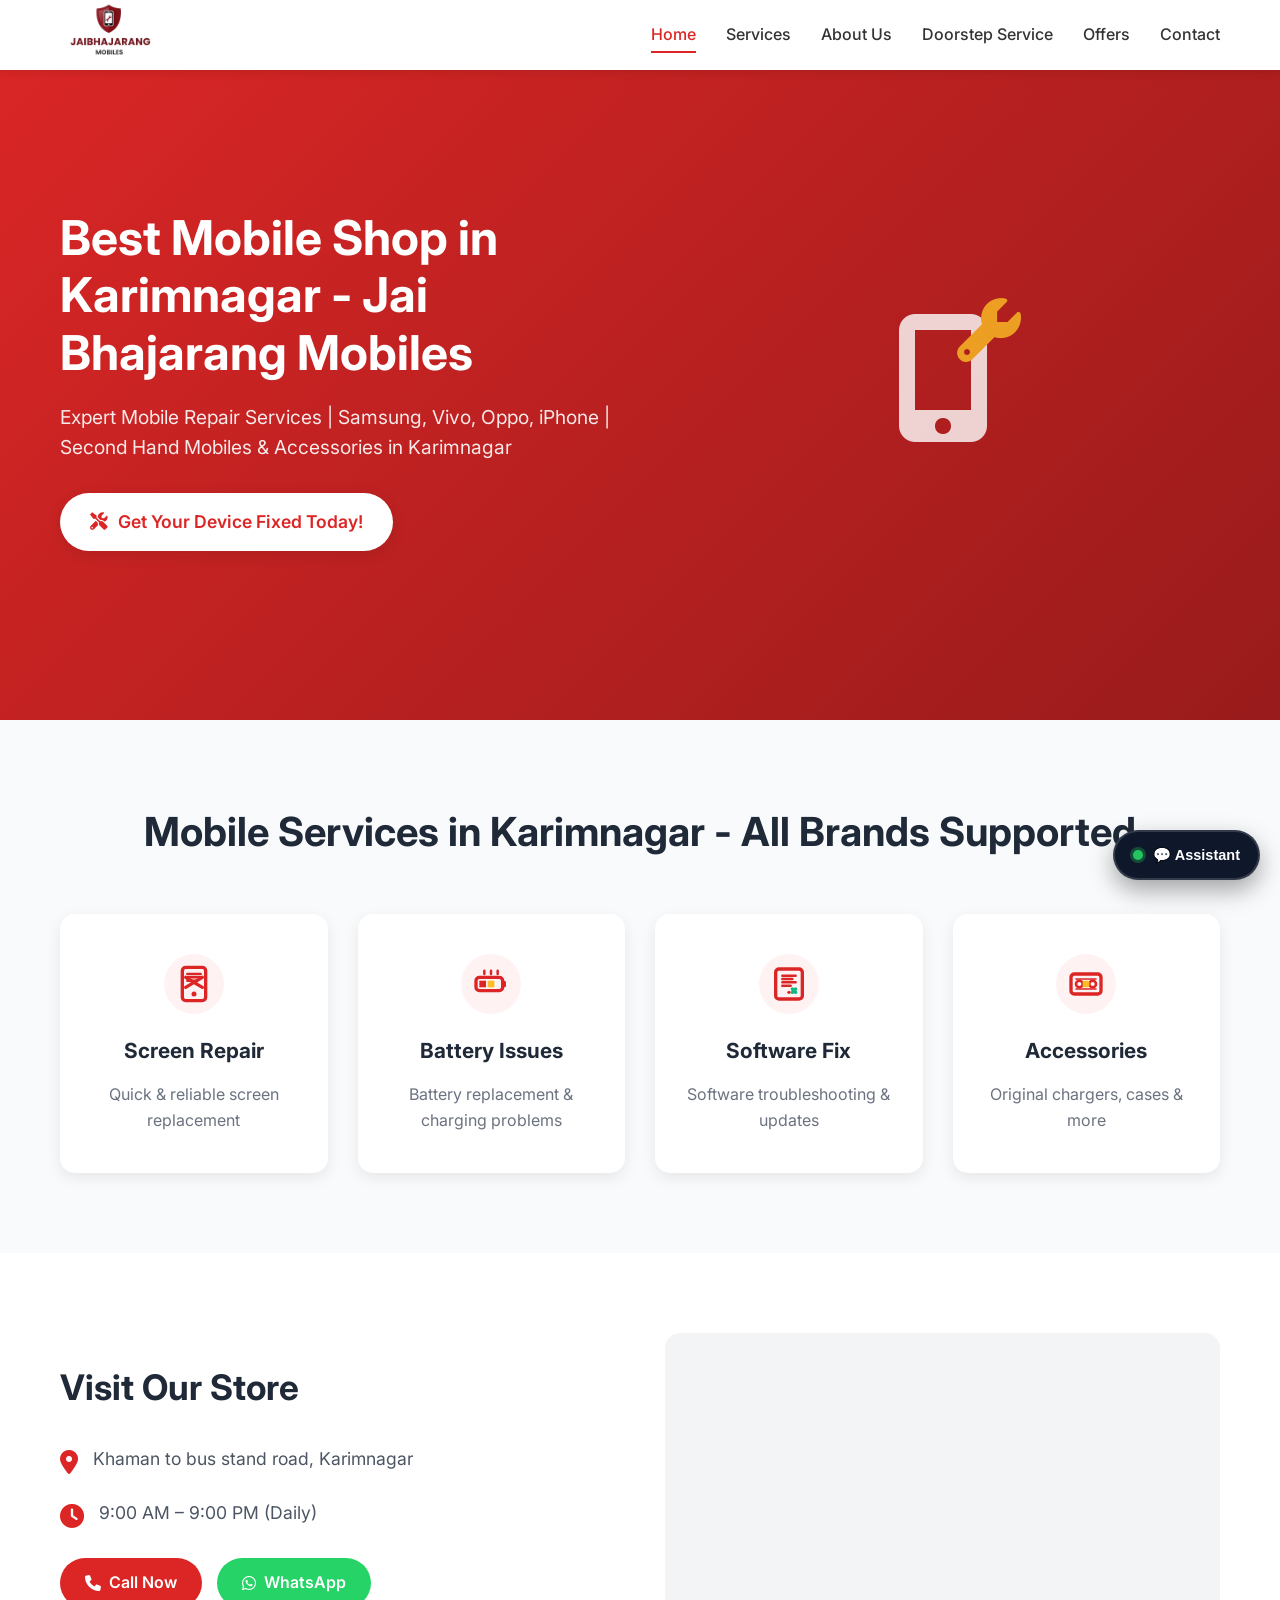
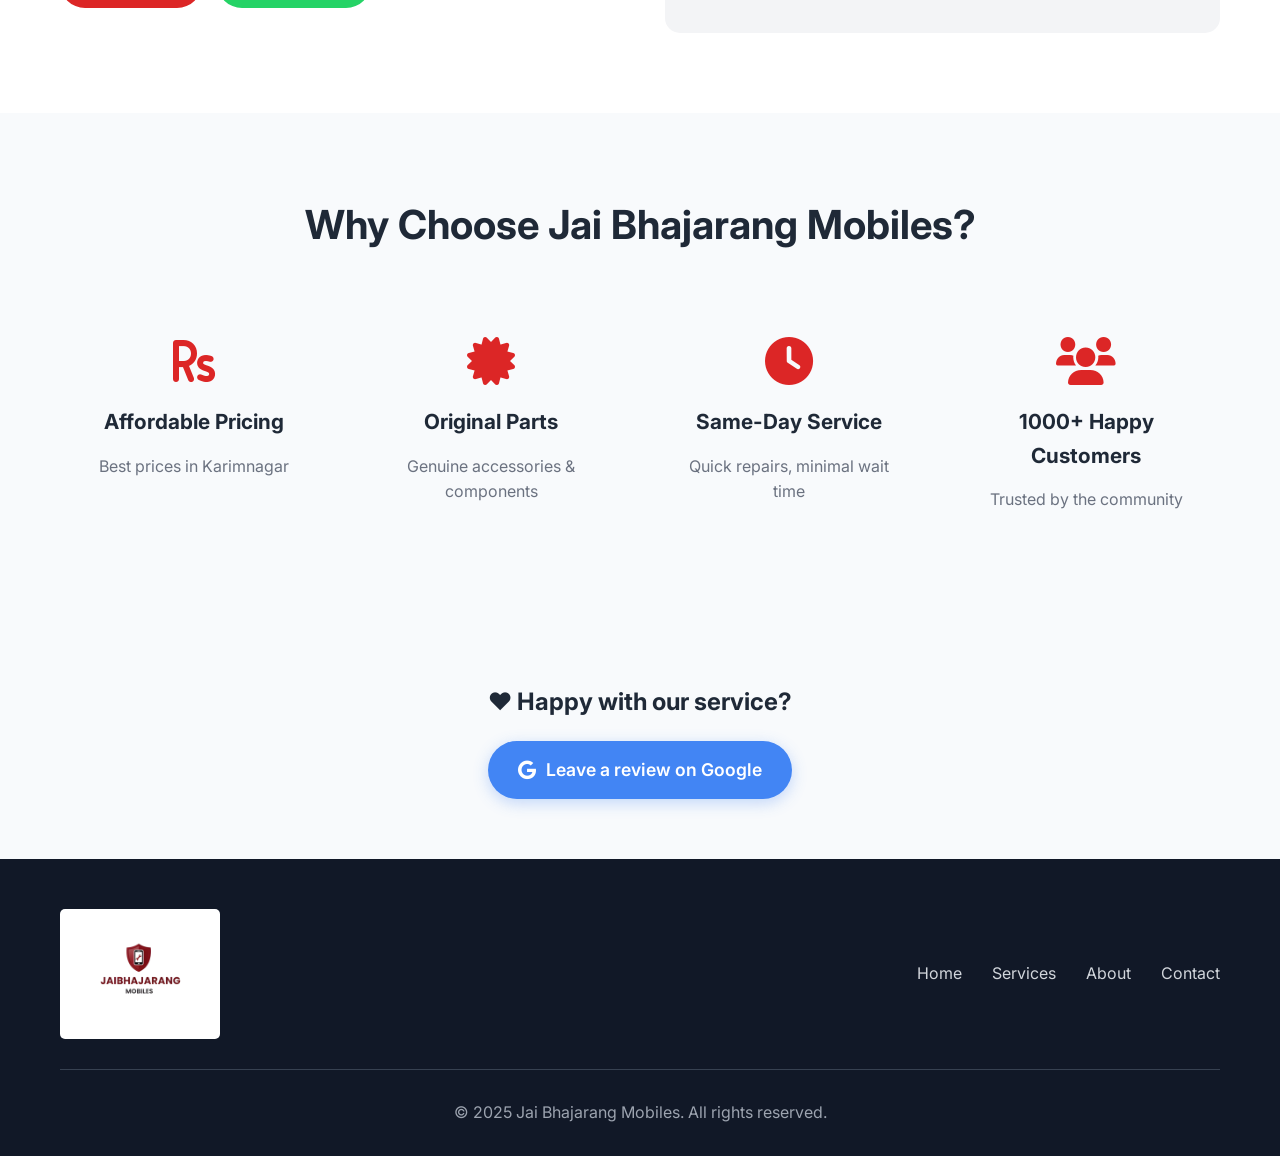
<file: index.html>
<!DOCTYPE html>
<html lang="en">

<head>
    <meta charset="UTF-8">
    <meta name="viewport" content="width=device-width, initial-scale=1.0">

    <!-- Primary SEO Meta Tags -->
    <title>Jai Bhajarang Mobiles - Best Mobile Shop & Repair Center in Karimnagar | Samsung, Vivo, Oppo, iPhone Service
    </title>
    <meta name="description"
        content="Jai Bhajarang Mobiles - Leading mobile shop in Karimnagar. Expert mobile repair services for Samsung, Vivo, Oppo, iPhone, Realme, OnePlus. Second hand mobiles, accessories & doorstep service available.">
    <meta name="keywords"
        content="mobile shop Karimnagar, mobile repair Karimnagar, second hand mobiles Karimnagar, mobile service center Karimnagar, best mobile phones Karimnagar, Bhajarang mobiles, Jai Bhajarang Mobiles, phone accessories Karimnagar, Samsung mobiles Karimnagar, Vivo mobiles Karimnagar, Oppo mobiles Karimnagar, iPhone Karimnagar, Realme mobiles Karimnagar, OnePlus mobiles Karimnagar, Redmi Mi mobiles Karimnagar, Motorola Nokia Infinix Tecno mobiles Karimnagar">
    <meta name="author" content="Jai Bhajarang Mobiles">
    <meta name="robots" content="index, follow">
    <link rel="canonical" href="https://bhajarang.vercel.app/">

    <!-- Open Graph / Facebook -->
    <meta property="og:type" content="website">
    <meta property="og:url" content="https://bhajarang.vercel.app/">
    <meta property="og:title" content="Jai Bhajarang Mobiles - Best Mobile Shop & Repair Center in Karimnagar">
    <meta property="og:description"
        content="Leading mobile shop in Karimnagar. Expert mobile repair services for all brands. Second hand mobiles, accessories & doorstep service available.">
    <meta property="og:image" content="https://bhajarang.vercel.app/images/og-image.jpg">
    <meta property="og:locale" content="en_IN">
    <meta property="og:site_name" content="Jai Bhajarang Mobiles">

    <!-- Twitter -->
    <meta property="twitter:card" content="summary_large_image">
    <meta property="twitter:url" content="https://bhajarang.vercel.app/">
    <meta property="twitter:title" content="Jai Bhajarang Mobiles - Best Mobile Shop & Repair Center in Karimnagar">
    <meta property="twitter:description"
        content="Leading mobile shop in Karimnagar. Expert mobile repair services for all brands. Second hand mobiles, accessories & doorstep service available.">
    <meta property="twitter:image" content="https://bhajarang.vercel.app/images/twitter-image.jpg">

    <!-- Local Business Schema Markup -->
    <script type="application/ld+json">
        {
            "@context": "https://schema.org",
            "@type": "LocalBusiness",
            "@id": "https://bhajarang.vercel.app/#organization",
            "name": "Jai Bhajarang Mobiles",
            "alternateName": "BHAJARANG mobile sales and service",
            "description": "Leading mobile shop and repair center in Karimnagar offering expert services for all mobile brands including Samsung, Vivo, Oppo, iPhone, Realme, OnePlus and more.",
            "url": "https://bhajarang.vercel.app/",
            "telephone": "+91-9876543210",
            "email": "info@jaibhajarangmobiles.com",
            "address": {
                "@type": "PostalAddress",
                "streetAddress": "Main Road",
                "addressLocality": "Karimnagar",
                "addressRegion": "Telangana",
                "postalCode": "505001",
                "addressCountry": "IN"
            },
            "geo": {
                "@type": "GeoCoordinates",
                "latitude": "18.4386",
                "longitude": "79.1288"
            },
            "openingHoursSpecification": [{
                    "@type": "OpeningHoursSpecification",
                    "dayOfWeek": ["Monday", "Tuesday", "Wednesday", "Thursday", "Friday", "Saturday"],
                    "opens": "09:00",
                    "closes": "20:00"
                },
                {
                    "@type": "OpeningHoursSpecification",
                    "dayOfWeek": "Sunday",
                    "opens": "10:00",
                    "closes": "18:00"
                }
            ],
            "priceRange": "₹₹",
            "image": "https://bhajarang.vercel.app/images/store-front.jpg",
            "sameAs": [
                "https://www.facebook.com/jaibhajarangmobiles",
                "https://www.instagram.com/jaibhajarangmobiles_karimnagar?utm_source=qr&igsh=MXY2bW0ybjgxNjA2aA==",
                "https://goo.gl/maps/your-google-maps-link"
            ],
            "hasOfferCatalog": {
                "@type": "OfferCatalog",
                "name": "Mobile Services",
                "itemListElement": [{
                        "@type": "Offer",
                        "itemOffered": {
                            "@type": "Service",
                            "name": "Mobile Repair Services",
                            "description": "Expert mobile repair for all brands"
                        }
                    },
                    {
                        "@type": "Offer",
                        "itemOffered": {
                            "@type": "Product",
                            "name": "Mobile Phones",
                            "description": "New and second hand mobile phones"
                        }
                    },
                    {
                        "@type": "Offer",
                        "itemOffered": {
                            "@type": "Product",
                            "name": "Mobile Accessories",
                            "description": "Cases, chargers, screen protectors and more"
                        }
                    }
                ]
            },
            "areaServed": {
                "@type": "City",
                "name": "Karimnagar",
                "containedInPlace": {
                    "@type": "State",
                    "name": "Telangana",
                    "containedInPlace": {
                        "@type": "Country",
                        "name": "India"
                    }
                }
            }
        }

    </script>

    <link rel="stylesheet" href="styles.css">
    <link href="https://cdnjs.cloudflare.com/ajax/libs/font-awesome/6.0.0/css/all.min.css" rel="stylesheet">
    <link href="https://fonts.googleapis.com/css2?family=Inter:wght@300;400;500;600;700&display=swap" rel="stylesheet">
</head>

<body>
    <!-- Navigation -->
    <nav class="navbar">
        <div class="nav-container">
            <div class="nav-logo">
                <img src="logo.png" alt="Jai Bhajarang Mobiles Logo" class="logo-img">
            </div>
            <div class="nav-menu" id="nav-menu">
                <a href="index.html" class="nav-link active">Home</a>
                <a href="services.html" class="nav-link">Services</a>
                <a href="about.html" class="nav-link">About Us</a>
                <a href="doorstep-service.html" class="nav-link">Doorstep Service</a>
                <a href="offers.html" class="nav-link">Offers</a>
                <a href="contact.html" class="nav-link">Contact</a>
            </div>
            <div class="nav-toggle" id="nav-toggle">
                <span class="bar"></span>
                <span class="bar"></span>
                <span class="bar"></span>
            </div>
        </div>
    </nav>

    <!-- Hero Section -->
    <section class="hero">
        <div class="hero-container">
            <div class="hero-content">
                <h1 class="hero-title">Best Mobile Shop in Karimnagar - Jai Bhajarang Mobiles</h1>
                <p class="hero-subtitle">Expert Mobile Repair Services | Samsung, Vivo, Oppo, iPhone | Second Hand
                    Mobiles & Accessories in Karimnagar</p>
                <a href="contact.html" class="cta-button">
                    <i class="fas fa-tools"></i>
                    Get Your Device Fixed Today!
                </a>
            </div>
            <div class="hero-image">
                <div class="phone-repair-visual">
                    <i class="fas fa-mobile-alt"></i>
                    <i class="fas fa-wrench"></i>
                </div>
            </div>
        </div>
    </section>

    <!-- Quick Services -->
    <section class="quick-services">
        <div class="container">
            <h2>Mobile Services in Karimnagar - All Brands Supported</h2>
            <div class="services-grid">
                <div class="service-card">
                    <div class="service-icon-home">
                        <svg width="40" height="40" viewBox="0 0 24 24" fill="none" xmlns="http://www.w3.org/2000/svg">
                            <rect x="5" y="2" width="14" height="20" rx="2" stroke="#dc2626" stroke-width="2"
                                fill="#fef2f2" />
                            <path d="M8 6h8M8 8h8M8 10h6" stroke="#dc2626" stroke-width="1.5" stroke-linecap="round" />
                            <circle cx="12" cy="18" r="1.5" fill="#dc2626" />
                            <path d="M7 14l10-6M17 14l-10-6" stroke="#dc2626" stroke-width="2" stroke-linecap="round" />
                        </svg>
                    </div>
                    <h3>Screen Repair</h3>
                    <p>Quick & reliable screen replacement</p>
                </div>
                <div class="service-card">
                    <div class="service-icon-home">
                        <svg width="40" height="40" viewBox="0 0 24 24" fill="none" xmlns="http://www.w3.org/2000/svg">
                            <rect x="3" y="8" width="16" height="8" rx="2" stroke="#dc2626" stroke-width="2"
                                fill="#fef2f2" />
                            <rect x="19" y="10" width="2" height="4" rx="1" fill="#dc2626" />
                            <rect x="5" y="10" width="4" height="4" fill="#dc2626" />
                            <rect x="10" y="10" width="4" height="4" fill="#fbbf24" />
                            <path d="M12 4v2M8 4v2M16 4v2" stroke="#dc2626" stroke-width="1.5" stroke-linecap="round" />
                        </svg>
                    </div>
                    <h3>Battery Issues</h3>
                    <p>Battery replacement & charging problems</p>
                </div>
                <div class="service-card">
                    <div class="service-icon-home">
                        <svg width="40" height="40" viewBox="0 0 24 24" fill="none" xmlns="http://www.w3.org/2000/svg">
                            <rect x="4" y="3" width="16" height="18" rx="2" stroke="#dc2626" stroke-width="2"
                                fill="#fef2f2" />
                            <path d="M8 7h8M8 9h6M8 11h8M8 13h5" stroke="#dc2626" stroke-width="1.5"
                                stroke-linecap="round" />
                            <circle cx="12" cy="17" r="1" fill="#dc2626" />
                            <path d="M14 15l2 2M16 15l-2 2" stroke="#10b981" stroke-width="2" stroke-linecap="round" />
                        </svg>
                    </div>
                    <h3>Software Fix</h3>
                    <p>Software troubleshooting & updates</p>
                </div>
                <div class="service-card">
                    <div class="service-icon-home">
                        <svg width="40" height="40" viewBox="0 0 24 24" fill="none" xmlns="http://www.w3.org/2000/svg">
                            <rect x="3" y="6" width="18" height="12" rx="2" stroke="#dc2626" stroke-width="2"
                                fill="#fef2f2" />
                            <circle cx="8" cy="12" r="2" stroke="#dc2626" stroke-width="1.5" fill="none" />
                            <circle cx="16" cy="12" r="2" stroke="#dc2626" stroke-width="1.5" fill="none" />
                            <path d="M6 9h12M6 15h12" stroke="#dc2626" stroke-width="1" stroke-linecap="round" />
                            <rect x="10" y="10" width="4" height="4" rx="1" fill="#fbbf24" />
                        </svg>
                    </div>
                    <h3>Accessories</h3>
                    <p>Original chargers, cases & more</p>
                </div>
            </div>
        </div>
    </section>

    <!-- Location & Contact -->
    <section class="location-contact">
        <div class="container">
            <div class="location-grid">
                <div class="location-info">
                    <h2>Visit Our Store</h2>
                    <div class="address">
                        <i class="fas fa-map-marker-alt"></i>
                        <p>Khaman to bus stand road, Karimnagar</p>
                    </div>
                    <div class="hours">
                        <i class="fas fa-clock"></i>
                        <p>9:00 AM – 9:00 PM (Daily)</p>
                    </div>
                    <div class="quick-contact">
                        <a href="tel:+919515397690" class="contact-btn call-btn">
                            <i class="fas fa-phone"></i>
                            Call Now
                        </a>
                        <a href="https://wa.me/919515397690" class="contact-btn whatsapp-btn" target="_blank">
                            <i class="fab fa-whatsapp"></i>
                            WhatsApp
                        </a>
                    </div>
                </div>
                <div class="map-container">
                    <iframe
                        src="https://www.google.com/maps/embed?pb=!1m18!1m12!1m3!1d7570.199341362749!2d79.12309718703939!3d18.433783158951105!2m3!1f0!2f0!3f0!3m2!1i1024!2i768!4f13.1!3m3!1m2!1s0x3bccd91aa5398eb9%3A0xde16e64f2d90bef1!2sBHAJARANG%20mobile%20sales%20and%20service!5e0!3m2!1sen!2sin!4v1754071674655!5m2!1sen!2sin"
                        width="100%" height="300" style="border:0; border-radius: 15px;" allowfullscreen=""
                        loading="lazy" referrerpolicy="no-referrer-when-downgrade"></iframe>
                </div>
            </div>
        </div>
    </section>

    <!-- Why Choose Us -->
    <section class="why-choose">
        <div class="container">
            <h2>Why Choose Jai Bhajarang Mobiles?</h2>
            <div class="features-grid">
                <div class="feature">
                    <i class="fas fa-rupee-sign"></i>
                    <h3>Affordable Pricing</h3>
                    <p>Best prices in Karimnagar</p>
                </div>
                <div class="feature">
                    <i class="fas fa-certificate"></i>
                    <h3>Original Parts</h3>
                    <p>Genuine accessories & components</p>
                </div>
                <div class="feature">
                    <i class="fas fa-clock"></i>
                    <h3>Same-Day Service</h3>
                    <p>Quick repairs, minimal wait time</p>
                </div>
                <div class="feature">
                    <i class="fas fa-users"></i>
                    <h3>1000+ Happy Customers</h3>
                    <p>Trusted by the community</p>
                </div>
            </div>
        </div>
    </section>

    <!-- Google Reviews Section -->
    <section class="google-reviews">
        <div class="container">
            <h3>❤️ Happy with our service?</h3>
            <a href="https://www.google.com/maps/place/BHAJARANG+mobile+sales+and+service/@18.4307897,79.129268,17z/data=!4m18!1m9!3m8!1s0x3bccd91aa5398eb9:0xde16e64f2d90bef1!2sBHAJARANG+mobile+sales+and+service!8m2!3d18.4307846!4d79.1318429!9m1!1b1!16s%2Fg%2F11tcydw07g!3m7!1s0x3bccd91aa5398eb9:0xde16e64f2d90bef1!8m2!3d18.4307846!4d79.1318429!9m1!1b1!16s%2Fg%2F11tcydw07g?entry=ttu&g_ep=EgoyMDI1MDczMC4wIKXMDSoASAFQAw%3D%3D"
                class="google-review-btn" target="_blank">
                <i class="fab fa-google"></i>
                Leave a review on Google
            </a>
        </div>
    </section>

    <!-- Footer -->
    <footer class="footer">
        <div class="container">
            <div class="footer-content">
                <div class="footer-logo">
                    <img src="logo.png" alt="Jai Bhajarang Mobiles Logo" class="logo-img">
                </div>
                <div class="footer-links">
                    <a href="index.html">Home</a>
                    <a href="services.html">Services</a>
                    <a href="about.html">About</a>
                    <a href="contact.html">Contact</a>
                </div>
            </div>
            <div class="footer-bottom">
                <p>&copy; 2025 Jai Bhajarang Mobiles. All rights reserved.</p>
            </div>
        </div>
    </footer>

    <script src="script.js"></script>
    
</body>

</html>
</file>
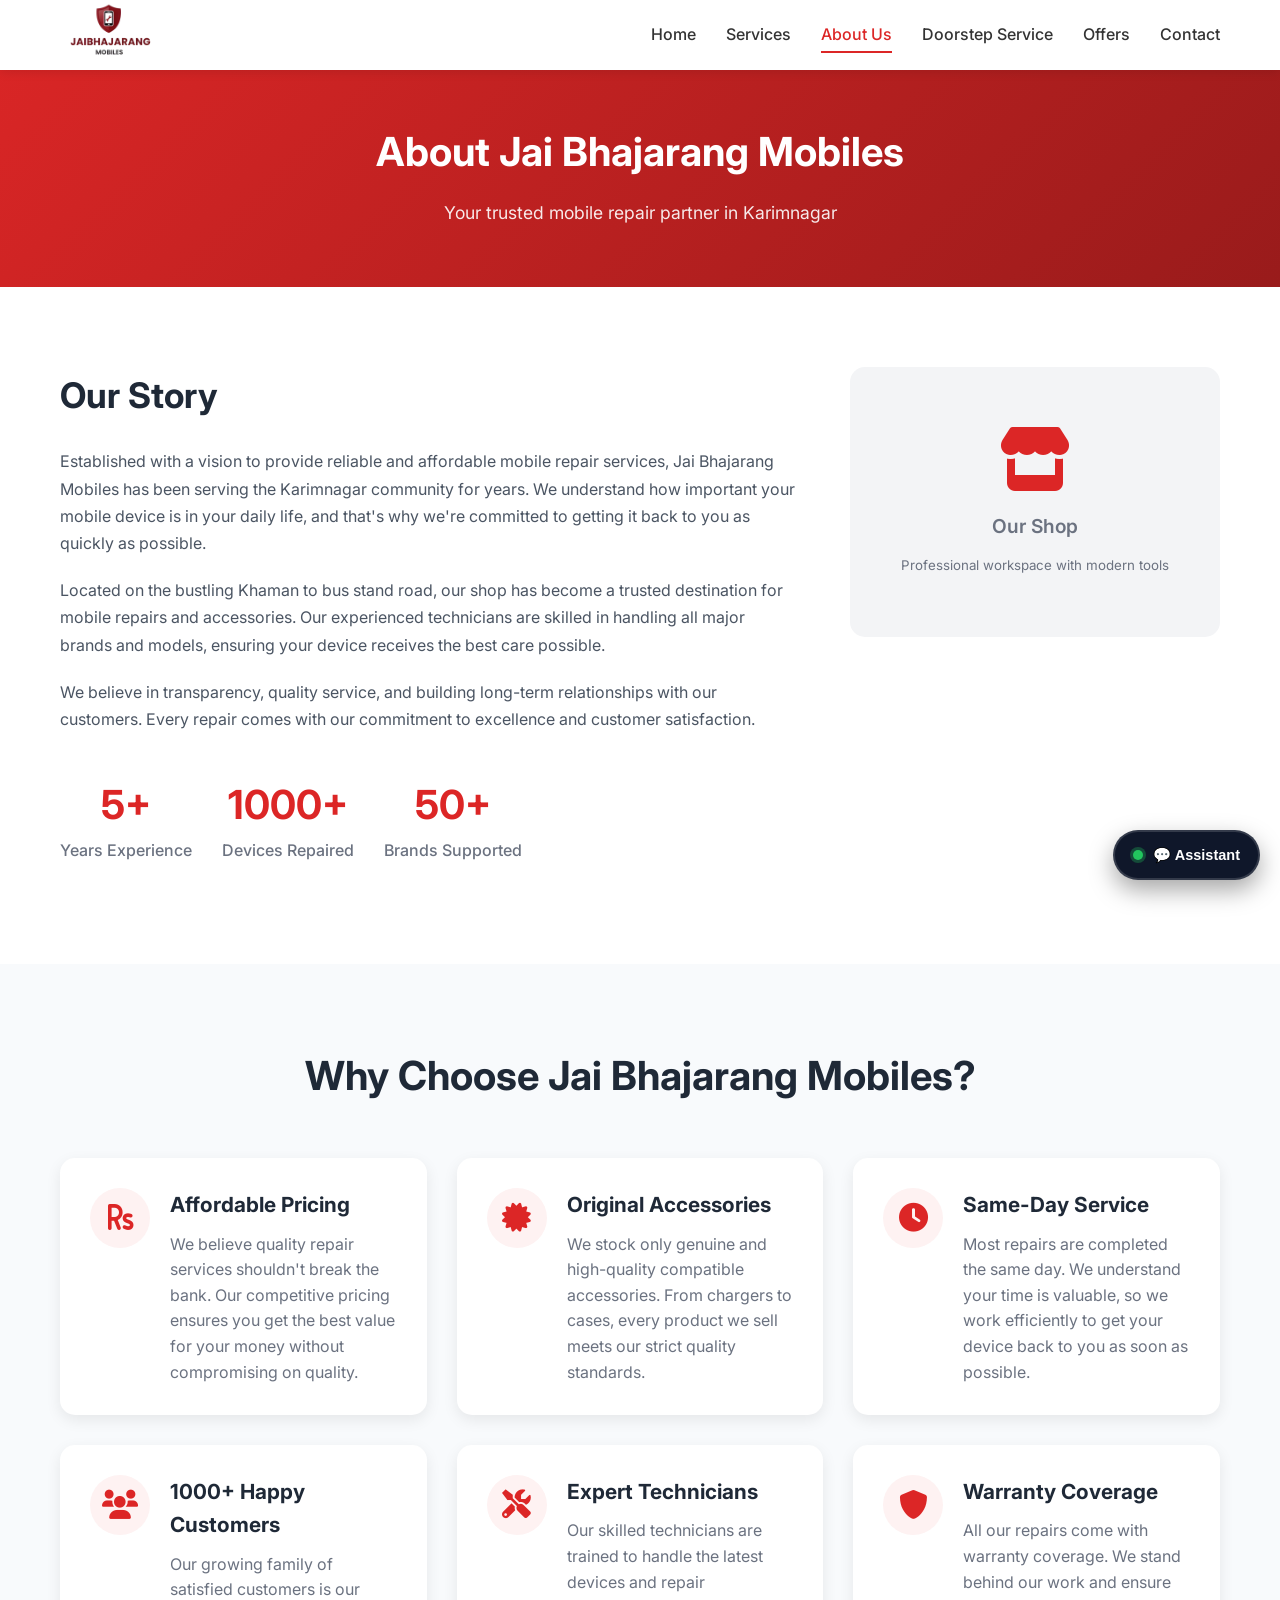
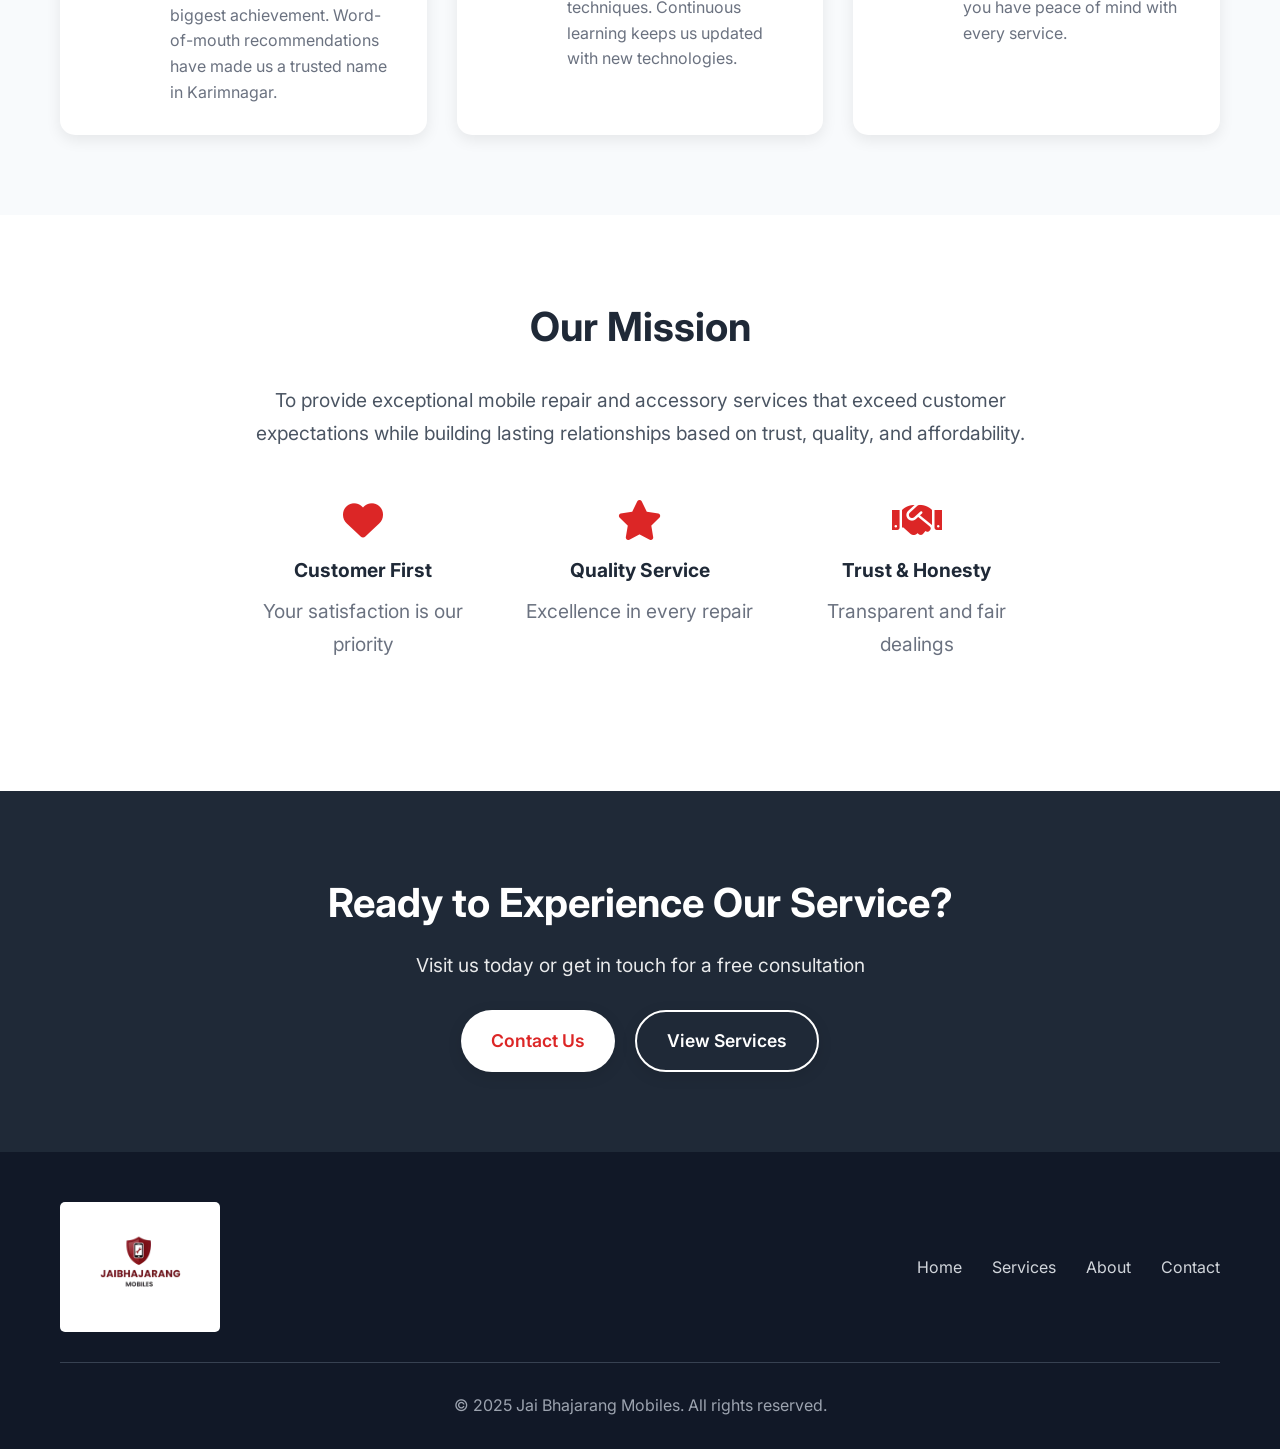
<file: about.html>
<!DOCTYPE html>
<html lang="en">

<head>
    <meta charset="UTF-8">
    <meta name="viewport" content="width=device-width, initial-scale=1.0">

    <!-- Primary SEO Meta Tags -->
    <title>About Jai Bhajarang Mobiles - Trusted Mobile Shop & Repair Center in Karimnagar Since Years</title>
    <meta name="description"
        content="Learn about Jai Bhajarang Mobiles - Karimnagar's trusted mobile shop and repair center. Expert technicians, quality service, and customer satisfaction guaranteed for all mobile brands.">
    <meta name="keywords"
        content="about Jai Bhajarang Mobiles, mobile shop history Karimnagar, trusted mobile repair Karimnagar, experienced mobile technicians Karimnagar, BHAJARANG mobile sales service">
    <meta name="robots" content="index, follow">
    <link rel="canonical" href="https://bhajarang.vercel.app/about.html">

    <!-- Open Graph / Facebook -->
    <meta property="og:type" content="website">
    <meta property="og:url" content="https://bhajarang.vercel.app/about.html">
    <meta property="og:title" content="About Jai Bhajarang Mobiles - Trusted Mobile Shop in Karimnagar">
    <meta property="og:description"
        content="Learn about Karimnagar's trusted mobile shop and repair center. Expert technicians and quality service guaranteed.">
    <meta property="og:image" content="https://bhajarang.vercel.app/images/about-og.jpg">
    <link rel="stylesheet" href="styles.css">
    <link href="https://cdnjs.cloudflare.com/ajax/libs/font-awesome/6.0.0/css/all.min.css" rel="stylesheet">
    <link href="https://fonts.googleapis.com/css2?family=Inter:wght@300;400;500;600;700&display=swap" rel="stylesheet">
</head>

<body>
    <!-- Navigation -->
    <nav class="navbar">
        <div class="nav-container">
            <div class="nav-logo">
                <img src="logo.png" alt="Jai Bhajarang Mobiles Logo" class="logo-img">
            </div>
            <div class="nav-menu" id="nav-menu">
                <a href="index.html" class="nav-link">Home</a>
                <a href="services.html" class="nav-link">Services</a>
                <a href="about.html" class="nav-link active">About Us</a>
                <a href="doorstep-service.html" class="nav-link">Doorstep Service</a>
                <a href="offers.html" class="nav-link">Offers</a>
                <a href="contact.html" class="nav-link">Contact</a>
            </div>
            <div class="nav-toggle" id="nav-toggle">
                <span class="bar"></span>
                <span class="bar"></span>
                <span class="bar"></span>
            </div>
        </div>
    </nav>

    <!-- Page Header -->
    <section class="page-header">
        <div class="container">
            <h1>About Jai Bhajarang Mobiles</h1>
            <p>Your trusted mobile repair partner in Karimnagar</p>
        </div>
    </section>

    <!-- About Section -->
    <section class="about-content">
        <div class="container">
            <div class="about-grid">
                <div class="about-text">
                    <h2>Our Story</h2>
                    <p>Established with a vision to provide reliable and affordable mobile repair services, Jai
                        Bhajarang Mobiles has been serving the Karimnagar community for years. We understand how
                        important your mobile device is in your daily life, and that's why we're committed to getting it
                        back to you as quickly as possible.</p>

                    <p>Located on the bustling Khaman to bus stand road, our shop has become a trusted destination for
                        mobile repairs and accessories. Our experienced technicians are skilled in handling all major
                        brands and models, ensuring your device receives the best care possible.</p>

                    <p>We believe in transparency, quality service, and building long-term relationships with our
                        customers. Every repair comes with our commitment to excellence and customer satisfaction.</p>

                    <div class="experience-stats">
                        <div class="stat">
                            <h3>5+</h3>
                            <p>Years Experience</p>
                        </div>
                        <div class="stat">
                            <h3>1000+</h3>
                            <p>Devices Repaired</p>
                        </div>
                        <div class="stat">
                            <h3>50+</h3>
                            <p>Brands Supported</p>
                        </div>
                    </div>
                </div>

                <div class="about-image">
                    <div class="shop-placeholder">
                        <i class="fas fa-store"></i>
                        <p>Our Shop</p>
                        <small>Professional workspace with modern tools</small>
                    </div>
                </div>
            </div>
        </div>
    </section>

    <!-- Why Choose Us -->
    <section class="why-choose-detailed">
        <div class="container">
            <h2>Why Choose Jai Bhajarang Mobiles?</h2>
            <div class="reasons-grid">

                <div class="reason-card">
                    <div class="reason-icon">
                        <i class="fas fa-rupee-sign"></i>
                    </div>
                    <div class="reason-content">
                        <h3>Affordable Pricing</h3>
                        <p>We believe quality repair services shouldn't break the bank. Our competitive pricing ensures
                            you get the best value for your money without compromising on quality.</p>
                    </div>
                </div>

                <div class="reason-card">
                    <div class="reason-icon">
                        <i class="fas fa-certificate"></i>
                    </div>
                    <div class="reason-content">
                        <h3>Original Accessories</h3>
                        <p>We stock only genuine and high-quality compatible accessories. From chargers to cases, every
                            product we sell meets our strict quality standards.</p>
                    </div>
                </div>

                <div class="reason-card">
                    <div class="reason-icon">
                        <i class="fas fa-clock"></i>
                    </div>
                    <div class="reason-content">
                        <h3>Same-Day Service</h3>
                        <p>Most repairs are completed the same day. We understand your time is valuable, so we work
                            efficiently to get your device back to you as soon as possible.</p>
                    </div>
                </div>

                <div class="reason-card">
                    <div class="reason-icon">
                        <i class="fas fa-users"></i>
                    </div>
                    <div class="reason-content">
                        <h3>1000+ Happy Customers</h3>
                        <p>Our growing family of satisfied customers is our biggest achievement. Word-of-mouth
                            recommendations have made us a trusted name in Karimnagar.</p>
                    </div>
                </div>

                <div class="reason-card">
                    <div class="reason-icon">
                        <i class="fas fa-tools"></i>
                    </div>
                    <div class="reason-content">
                        <h3>Expert Technicians</h3>
                        <p>Our skilled technicians are trained to handle the latest devices and repair techniques.
                            Continuous learning keeps us updated with new technologies.</p>
                    </div>
                </div>

                <div class="reason-card">
                    <div class="reason-icon">
                        <i class="fas fa-shield-alt"></i>
                    </div>
                    <div class="reason-content">
                        <h3>Warranty Coverage</h3>
                        <p>All our repairs come with warranty coverage. We stand behind our work and ensure you have
                            peace of mind with every service.</p>
                    </div>
                </div>

            </div>
        </div>
    </section>

    <!-- Our Mission -->
    <section class="mission-section">
        <div class="container">
            <div class="mission-content">
                <h2>Our Mission</h2>
                <p>To provide exceptional mobile repair and accessory services that exceed customer expectations while
                    building lasting relationships based on trust, quality, and affordability.</p>

                <div class="values">
                    <div class="value">
                        <i class="fas fa-heart"></i>
                        <h4>Customer First</h4>
                        <p>Your satisfaction is our priority</p>
                    </div>
                    <div class="value">
                        <i class="fas fa-star"></i>
                        <h4>Quality Service</h4>
                        <p>Excellence in every repair</p>
                    </div>
                    <div class="value">
                        <i class="fas fa-handshake"></i>
                        <h4>Trust & Honesty</h4>
                        <p>Transparent and fair dealings</p>
                    </div>
                </div>
            </div>
        </div>
    </section>

    <!-- Call to Action -->
    <section class="cta-section">
        <div class="container">
            <div class="cta-content">
                <h2>Ready to Experience Our Service?</h2>
                <p>Visit us today or get in touch for a free consultation</p>
                <div class="cta-buttons">
                    <a href="contact.html" class="cta-button">Contact Us</a>
                    <a href="services.html" class="cta-button secondary">View Services</a>
                </div>
            </div>
        </div>
    </section>

    <!-- Footer -->
    <footer class="footer">
        <div class="container">
            <div class="footer-content">
                <div class="footer-logo">
                    <img src="logo.png" alt="Jai Bhajarang Mobiles Logo" class="logo-img">
                </div>
                <div class="footer-links">
                    <a href="index.html">Home</a>
                    <a href="services.html">Services</a>
                    <a href="about.html">About</a>
                    <a href="contact.html">Contact</a>
                </div>
            </div>
            <div class="footer-bottom">
                <p>&copy; 2025 Jai Bhajarang Mobiles. All rights reserved.</p>
            </div>
        </div>
    </footer>

    <script src="script.js"></script>
</body>

</html>
</file>
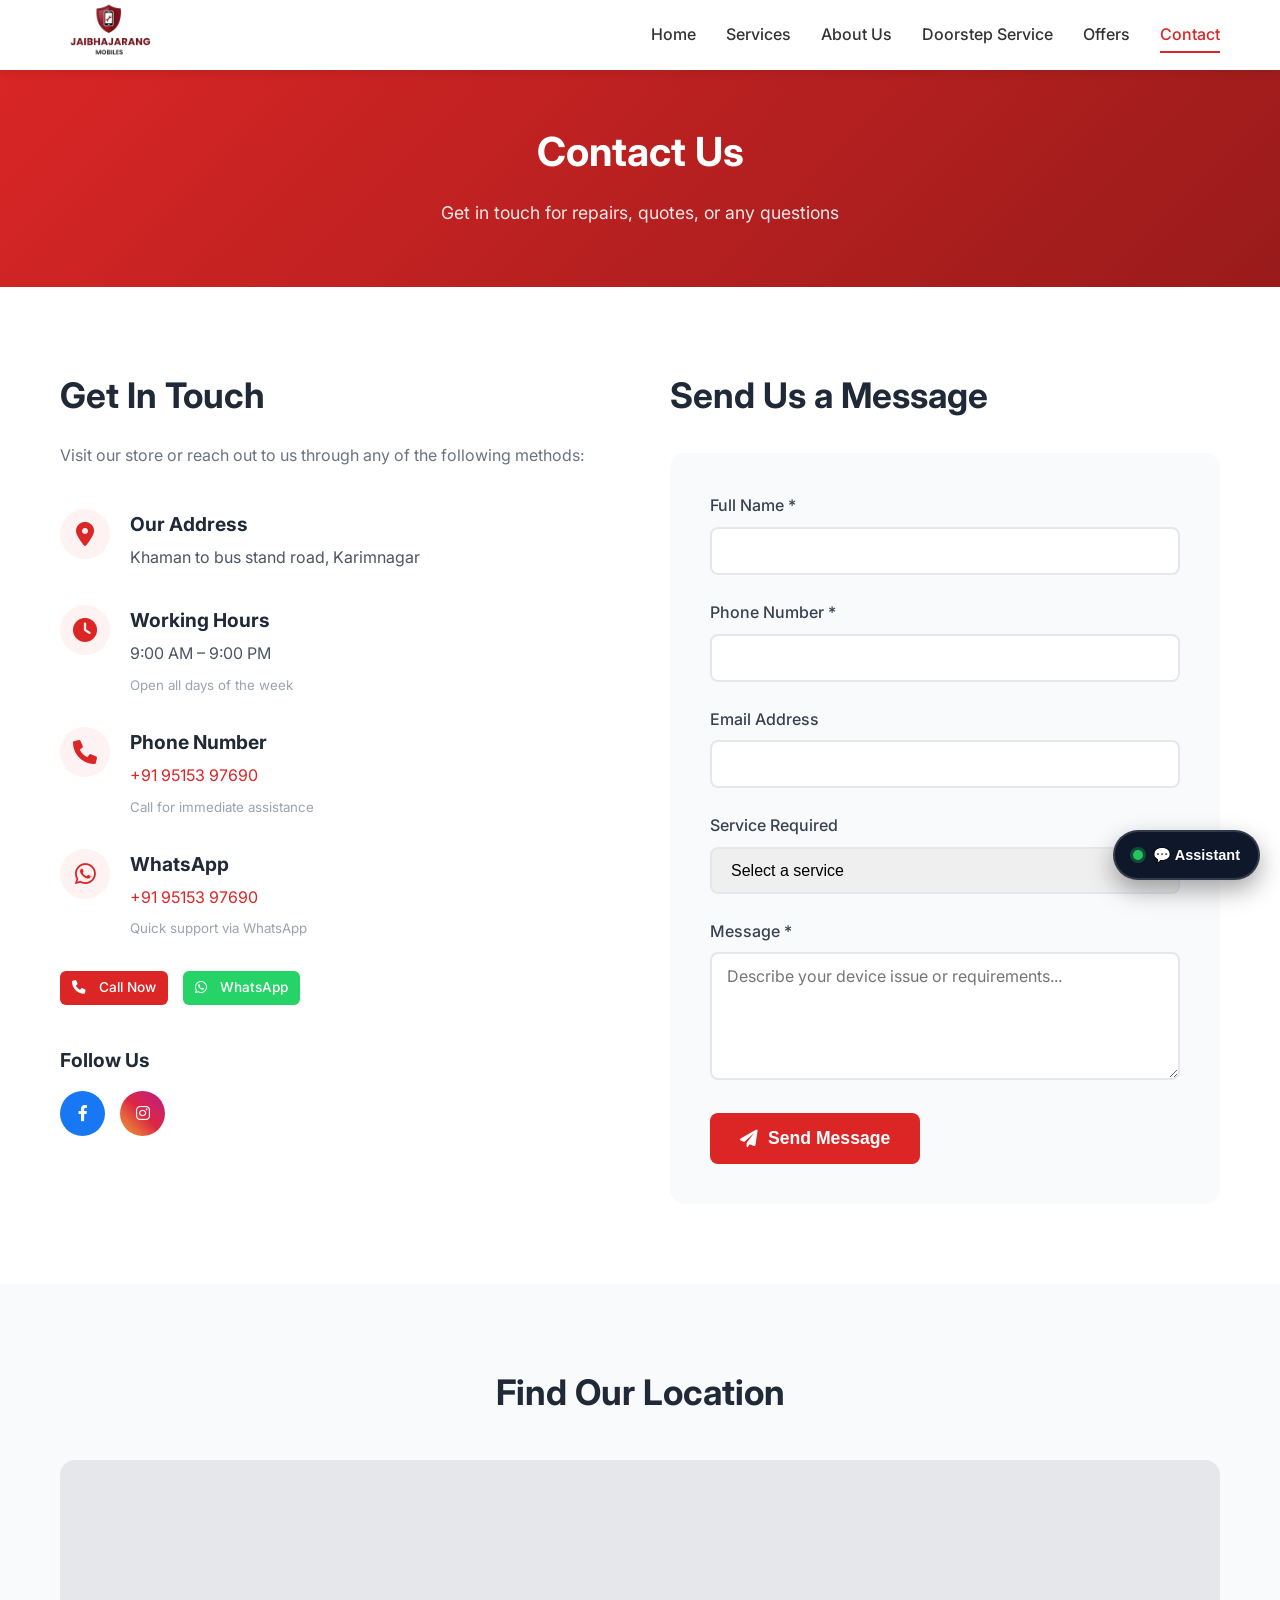
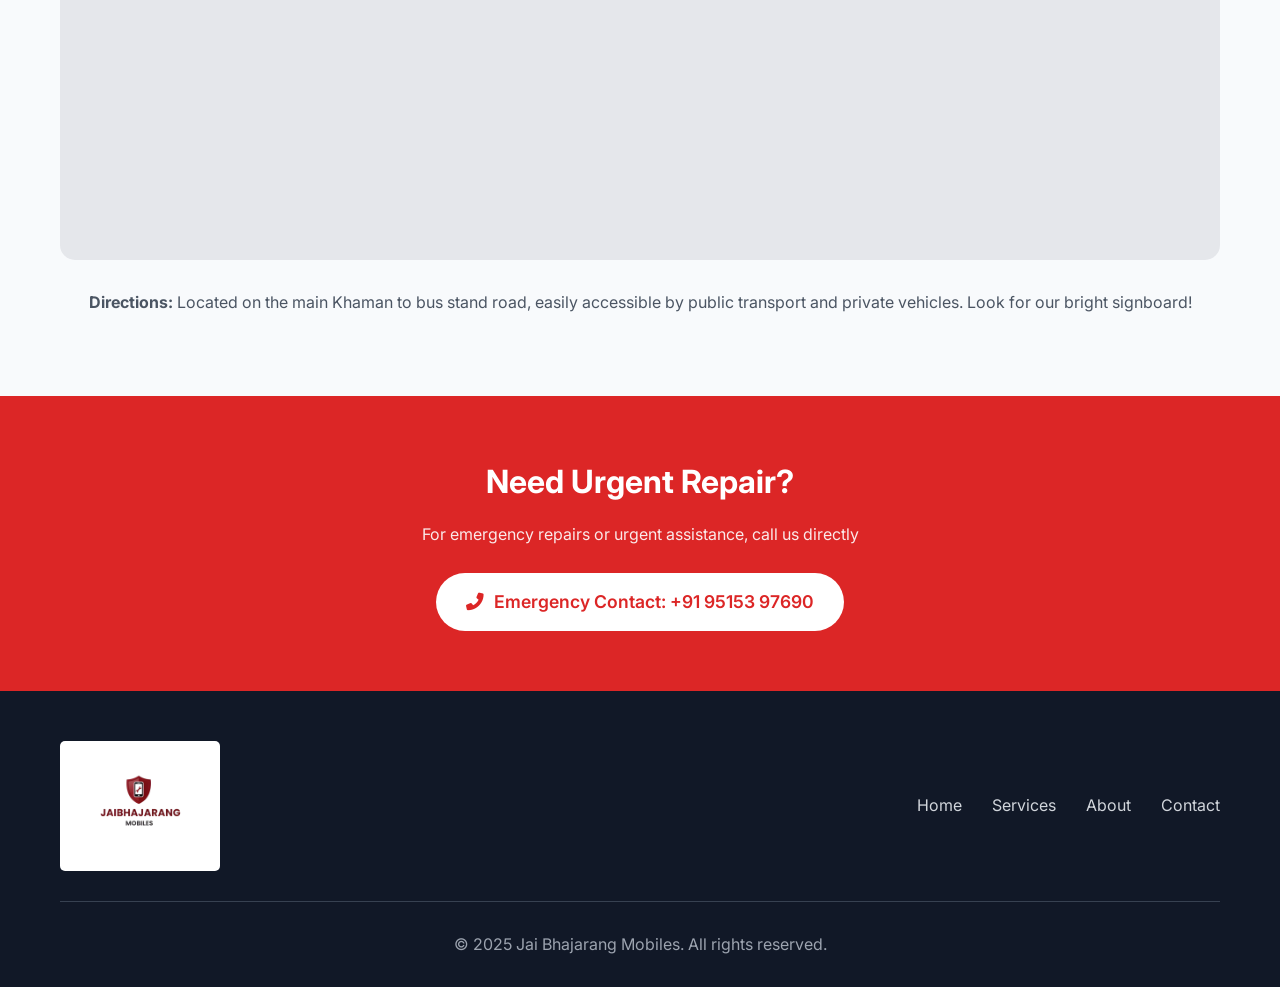
<file: contact.html>
<!DOCTYPE html>
<html lang="en">

<head>
    <meta charset="UTF-8">
    <meta name="viewport" content="width=device-width, initial-scale=1.0">

    <!-- Primary SEO Meta Tags -->
    <title>Contact Jai Bhajarang Mobiles - Mobile Shop & Repair Center in Karimnagar | Phone, Address, Hours</title>
    <meta name="description"
        content="Contact Jai Bhajarang Mobiles in Karimnagar. Get phone number, address, store hours for mobile repair services. Visit our mobile shop for Samsung, iPhone, Vivo, Oppo repair & accessories.">
    <meta name="keywords"
        content="contact Jai Bhajarang Mobiles, mobile shop address Karimnagar, mobile repair phone number Karimnagar, BHAJARANG mobile sales service contact, mobile service center location Karimnagar">
    <meta name="robots" content="index, follow">
    <link rel="canonical" href="https://bhajarang.vercel.app/contact.html">

    <!-- Open Graph / Facebook -->
    <meta property="og:type" content="website">
    <meta property="og:url" content="https://bhajarang.vercel.app/contact.html">
    <meta property="og:title" content="Contact Jai Bhajarang Mobiles - Mobile Shop in Karimnagar">
    <meta property="og:description"
        content="Contact information for Karimnagar's trusted mobile shop and repair center. Phone, address, and store hours.">
    <meta property="og:image" content="https://bhajarang.vercel.app/images/contact-og.jpg">
    <link rel="stylesheet" href="styles.css">
    <link href="https://cdnjs.cloudflare.com/ajax/libs/font-awesome/6.0.0/css/all.min.css" rel="stylesheet">
    <link href="https://fonts.googleapis.com/css2?family=Inter:wght@300;400;500;600;700&display=swap" rel="stylesheet">
</head>

<body>
    <!-- Navigation -->
    <nav class="navbar">
        <div class="nav-container">
            <div class="nav-logo">
                <img src="logo.png" alt="Jai Bhajarang Mobiles Logo" class="logo-img">
            </div>
            <div class="nav-menu" id="nav-menu">
                <a href="index.html" class="nav-link">Home</a>
                <a href="services.html" class="nav-link">Services</a>
                <a href="about.html" class="nav-link">About Us</a>
                <a href="doorstep-service.html" class="nav-link">Doorstep Service</a>
                <a href="offers.html" class="nav-link">Offers</a>
                <a href="contact.html" class="nav-link active">Contact</a>
            </div>
            <div class="nav-toggle" id="nav-toggle">
                <span class="bar"></span>
                <span class="bar"></span>
                <span class="bar"></span>
            </div>
        </div>
    </nav>

    <!-- Page Header -->
    <section class="page-header">
        <div class="container">
            <h1>Contact Us</h1>
            <p>Get in touch for repairs, quotes, or any questions</p>
        </div>
    </section>

    <!-- Contact Section -->
    <section class="contact-section">
        <div class="container">
            <div class="contact-grid">

                <!-- Contact Information -->
                <div class="contact-info">
                    <h2>Get In Touch</h2>
                    <p>Visit our store or reach out to us through any of the following methods:</p>

                    <div class="contact-item">
                        <div class="contact-icon">
                            <i class="fas fa-map-marker-alt"></i>
                        </div>
                        <div class="contact-details">
                            <h3>Our Address</h3>
                            <p>Khaman to bus stand road, Karimnagar</p>
                        </div>
                    </div>

                    <div class="contact-item">
                        <div class="contact-icon">
                            <i class="fas fa-clock"></i>
                        </div>
                        <div class="contact-details">
                            <h3>Working Hours</h3>
                            <p>9:00 AM – 9:00 PM</p>
                            <small>Open all days of the week</small>
                        </div>
                    </div>

                    <div class="contact-item">
                        <div class="contact-icon">
                            <i class="fas fa-phone"></i>
                        </div>
                        <div class="contact-details">
                            <h3>Phone Number</h3>
                            <p><a href="tel:+919515397690">+91 95153 97690</a></p>
                            <small>Call for immediate assistance</small>
                        </div>
                    </div>

                    <div class="contact-item">
                        <div class="contact-icon">
                            <i class="fab fa-whatsapp"></i>
                        </div>
                        <div class="contact-details">
                            <h3>WhatsApp</h3>
                            <p><a href="https://wa.me/919515397690" target="_blank">+91 95153 97690</a></p>
                            <small>Quick support via WhatsApp</small>
                        </div>
                    </div>

                    <!-- Quick Action Buttons -->
                    <div class="quick-actions">
                        <a href="tel:+919515397690" class="action-btn call-btn">
                            <i class="fas fa-phone"></i>
                            Call Now
                        </a>
                        <a href="https://wa.me/919515397690" class="action-btn whatsapp-btn" target="_blank">
                            <i class="fab fa-whatsapp"></i>
                            WhatsApp
                        </a>
                    </div>

                    <!-- Social Media -->
                    <div class="social-media">
                        <h3>Follow Us</h3>
                        <div class="social-links">
                            <a href="#" class="social-link facebook" target="_blank">
                                <i class="fab fa-facebook-f"></i>
                            </a>
                            <a href="https://www.instagram.com/jaibhajarangmobiles_karimnagar?utm_source=qr&igsh=MXY2bW0ybjgxNjA2aA==" class="social-link instagram" target="_blank">
                                <i class="fab fa-instagram"></i>
                            </a>
                        </div>
                    </div>
                </div>

                <!-- Contact Form -->
                <div class="contact-form-container">
                    <h2>Send Us a Message</h2>
                    <form class="contact-form" id="contactForm">
                        <div class="form-group">
                            <label for="name">Full Name *</label>
                            <input type="text" id="name" name="name" required>
                        </div>

                        <div class="form-group">
                            <label for="phone">Phone Number *</label>
                            <input type="tel" id="phone" name="phone" required>
                        </div>

                        <div class="form-group">
                            <label for="email">Email Address</label>
                            <input type="email" id="email" name="email">
                        </div>

                        <div class="form-group">
                            <label for="service">Service Required</label>
                            <select id="service" name="service">
                                <option value="">Select a service</option>
                                <option value="screen-repair">Screen Repair</option>
                                <option value="battery-issue">Battery Issue</option>
                                <option value="software-problem">Software Problem</option>
                                <option value="camera-repair">Camera Repair</option>
                                <option value="accessories">Accessories</option>
                                <option value="other">Other</option>
                            </select>
                        </div>

                        <div class="form-group">
                            <label for="message">Message *</label>
                            <textarea id="message" name="message" rows="5"
                                placeholder="Describe your device issue or requirements..." required></textarea>
                        </div>

                        <button type="submit" class="submit-btn">
                            <i class="fas fa-paper-plane"></i>
                            Send Message
                        </button>
                    </form>
                </div>

            </div>
        </div>
    </section>

    <!-- Map Section -->
    <section class="map-section">
        <div class="container">
            <h2>Find Our Location</h2>
            <div class="map-container-large">
                <iframe
                    src="https://www.google.com/maps/embed?pb=!1m18!1m12!1m3!1d7570.199341362749!2d79.12309718703939!3d18.433783158951105!2m3!1f0!2f0!3f0!3m2!1i1024!2i768!4f13.1!3m3!1m2!1s0x3bccd91aa5398eb9%3A0xde16e64f2d90bef1!2sBHAJARANG%20mobile%20sales%20and%20service!5e0!3m2!1sen!2sin!4v1754071674655!5m2!1sen!2sin"
                    width="100%" height="400" style="border:0; border-radius: 15px;" allowfullscreen="" loading="lazy"
                    referrerpolicy="no-referrer-when-downgrade"></iframe>
            </div>
            <div class="map-directions">
                <p><strong>Directions:</strong> Located on the main Khaman to bus stand road, easily accessible by
                    public transport and private vehicles. Look for our bright signboard!</p>
            </div>
        </div>
    </section>

    <!-- Emergency Contact -->
    <section class="emergency-contact">
        <div class="container">
            <div class="emergency-content">
                <h2>Need Urgent Repair?</h2>
                <p>For emergency repairs or urgent assistance, call us directly</p>
                <a href="tel:+919515397690" class="emergency-btn">
                    <i class="fas fa-phone-alt"></i>
                    Emergency Contact: +91 95153 97690
                </a>
            </div>
        </div>
    </section>

    <!-- Footer -->
    <footer class="footer">
        <div class="container">
            <div class="footer-content">
                <div class="footer-logo">
                    <img src="logo.png" alt="Jai Bhajarang Mobiles Logo" class="logo-img">
                </div>
                <div class="footer-links">
                    <a href="index.html">Home</a>
                    <a href="services.html">Services</a>
                    <a href="about.html">About</a>
                    <a href="contact.html">Contact</a>
                </div>
            </div>
            <div class="footer-bottom">
                <p>&copy; 2025 Jai Bhajarang Mobiles. All rights reserved.</p>
            </div>
        </div>
    </footer>

    <script src="script.js"></script>
</body>

</html>
</file>
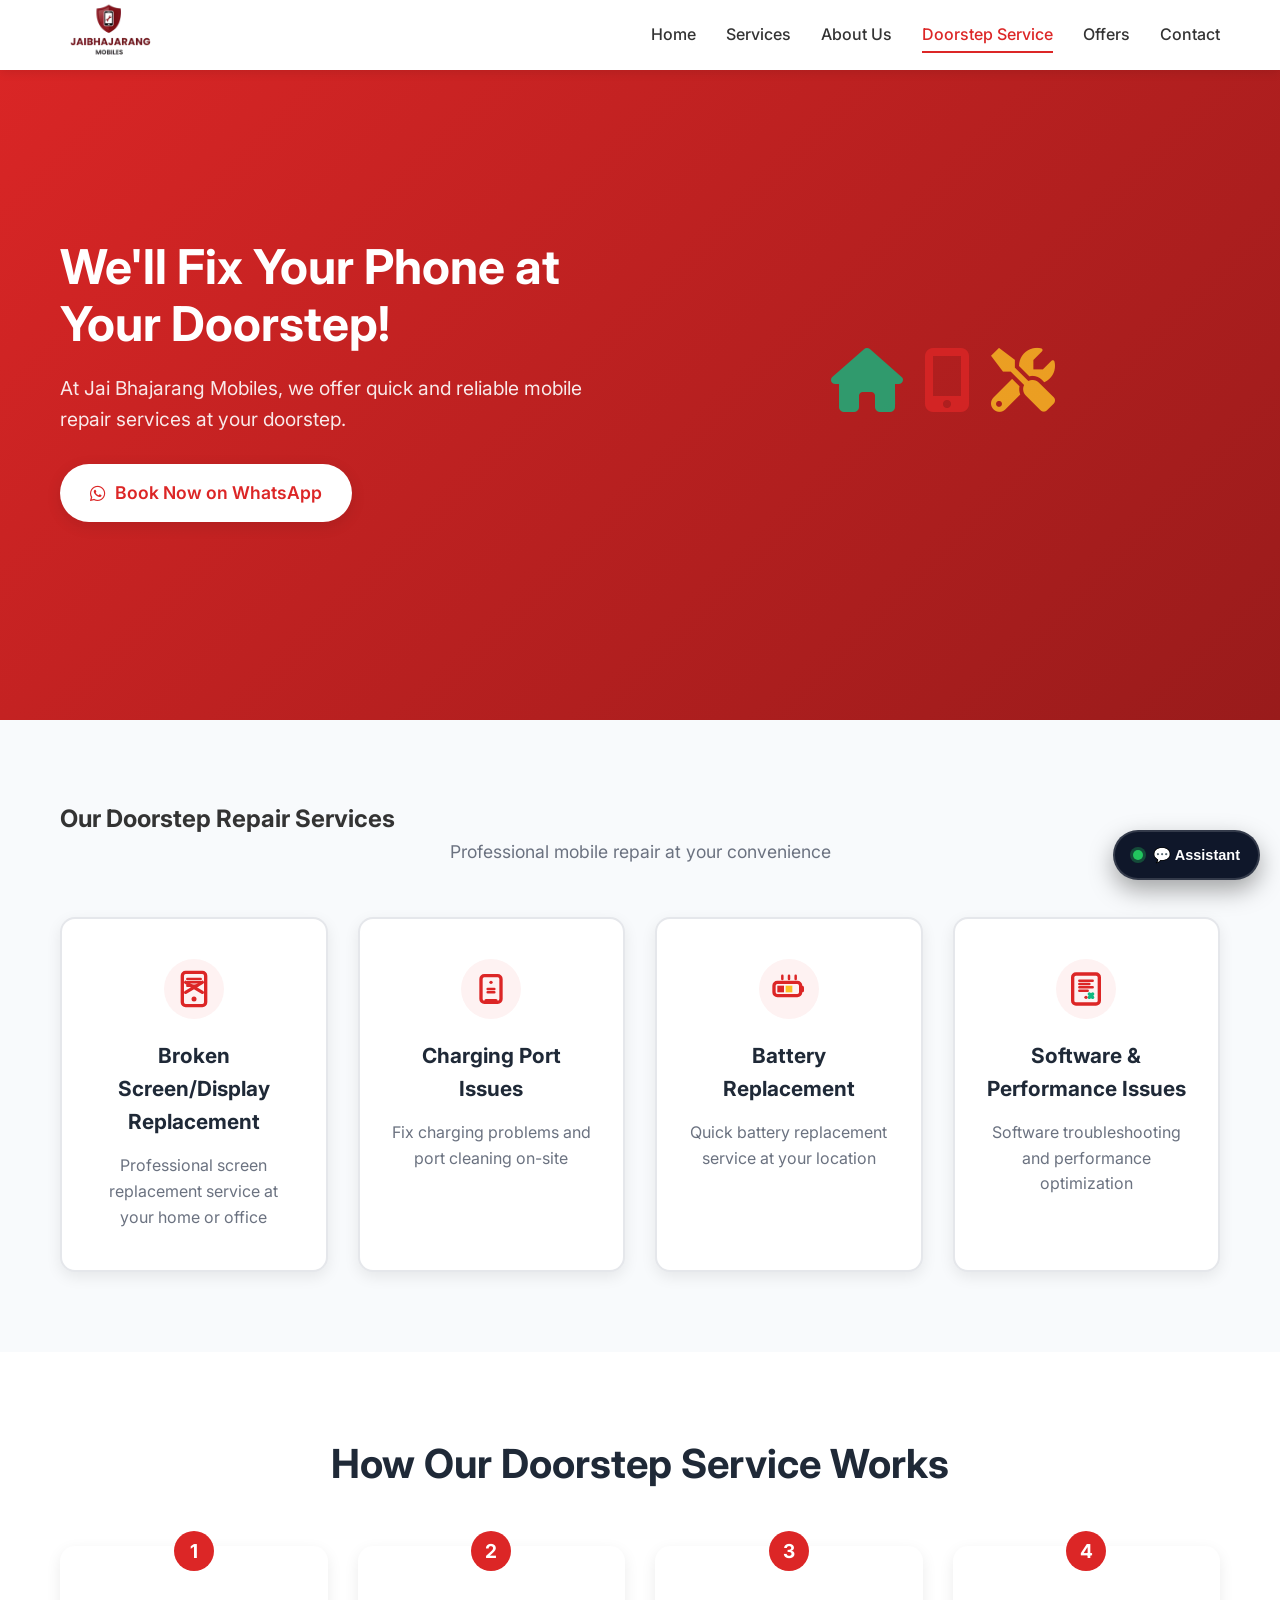
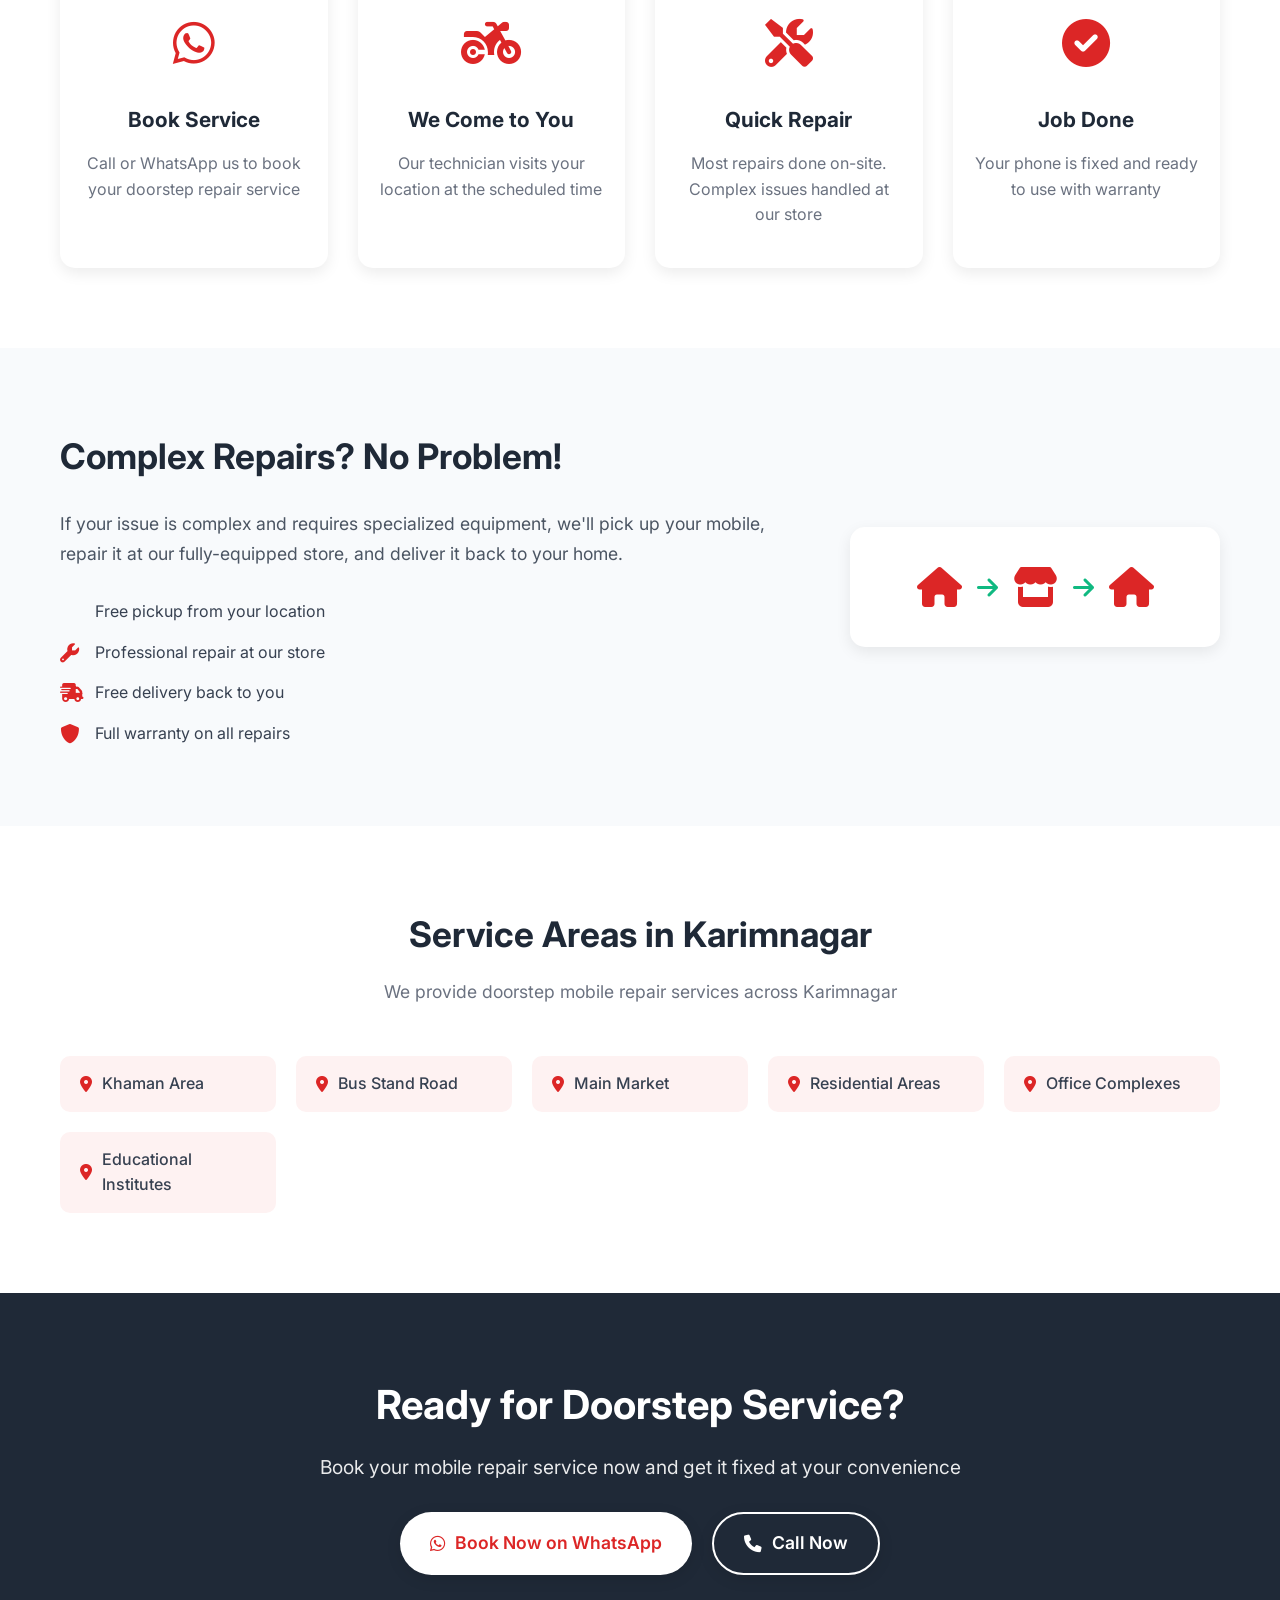
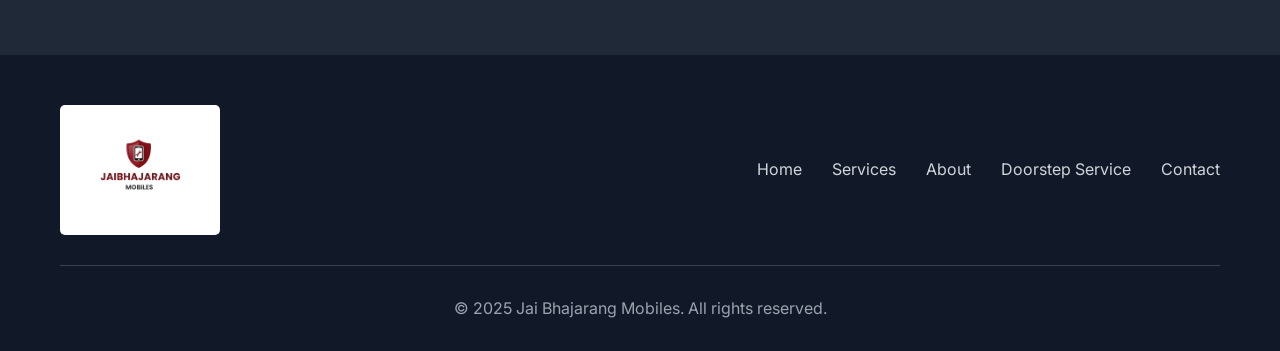
<file: doorstep-service.html>
<!DOCTYPE html>
<html lang="en">

<head>
    <meta charset="UTF-8">
    <meta name="viewport" content="width=device-width, initial-scale=1.0">

    <!-- Primary SEO Meta Tags -->
    <title>Doorstep Mobile Repair Service in Karimnagar - Home Pickup & Delivery | Jai Bhajarang Mobiles</title>
    <meta name="description"
        content="Convenient doorstep mobile repair service in Karimnagar. Home pickup and delivery for Samsung, iPhone, Vivo, Oppo repair. Book online mobile repair service at your doorstep.">
    <meta name="keywords"
        content="doorstep mobile repair Karimnagar, home mobile repair service Karimnagar, mobile pickup delivery Karimnagar, online mobile repair booking Karimnagar, home service mobile repair">
    <meta name="robots" content="index, follow">
    <link rel="canonical" href="https://bhajarang.vercel.app/doorstep-service.html">

    <!-- Open Graph / Facebook -->
    <meta property="og:type" content="website">
    <meta property="og:url" content="https://bhajarang.vercel.app/doorstep-service.html">
    <meta property="og:title" content="Doorstep Mobile Repair Service in Karimnagar - Jai Bhajarang Mobiles">
    <meta property="og:description"
        content="Convenient doorstep mobile repair service in Karimnagar. Home pickup and delivery for all mobile brands.">
    <meta property="og:image" content="https://bhajarang.vercel.app/images/doorstep-og.jpg">
    <link rel="stylesheet" href="styles.css">
    <link href="https://cdnjs.cloudflare.com/ajax/libs/font-awesome/6.0.0/css/all.min.css" rel="stylesheet">
    <link href="https://fonts.googleapis.com/css2?family=Inter:wght@300;400;500;600;700&display=swap" rel="stylesheet">
</head>

<body>
    <!-- Navigation -->
    <nav class="navbar">
        <div class="nav-container">
            <div class="nav-logo">
                <img src="logo.png" alt="Jai Bhajarang Mobiles Logo" class="logo-img">
            </div>
            <div class="nav-menu" id="nav-menu">
                <a href="index.html" class="nav-link">Home</a>
                <a href="services.html" class="nav-link">Services</a>
                <a href="about.html" class="nav-link">About Us</a>
                <a href="doorstep-service.html" class="nav-link active">Doorstep Service</a>
                <a href="offers.html" class="nav-link">Offers</a>
                <a href="contact.html" class="nav-link">Contact</a>
            </div>
            <div class="nav-toggle" id="nav-toggle">
                <span class="bar"></span>
                <span class="bar"></span>
                <span class="bar"></span>
            </div>
        </div>
    </nav>

    <!-- Hero Section -->
    <section class="hero">
        <div class="hero-container">
            <div class="hero-content">
                <h1 class="hero-title">We'll Fix Your Phone at Your Doorstep!</h1>
                <p class="hero-subtitle">At Jai Bhajarang Mobiles, we offer quick and reliable mobile repair services at
                    your doorstep.</p>
                <a href="https://wa.me/919515397690?text=Hi! I would like to book a doorstep mobile repair service. Please let me know the details."
                    class="cta-button" target="_blank">
                    <i class="fab fa-whatsapp"></i>
                    Book Now on WhatsApp
                </a>
            </div>
            <div class="hero-image">
                <div class="doorstep-visual">
                    <div class="delivery-icon">
                        <i class="fas fa-home"></i>
                        <i class="fas fa-mobile-alt"></i>
                        <i class="fas fa-tools"></i>
                    </div>
                </div>
            </div>
        </div>
    </section>

    <!-- Doorstep Services -->
    <section class="doorstep-services">
        <div class="container">
            <h2>Our Doorstep Repair Services</h2>
            <p class="section-subtitle">Professional mobile repair at your convenience</p>

            <div class="services-grid">
                <div class="service-card doorstep-card">
                    <div class="service-icon-home">
                        <svg width="40" height="40" viewBox="0 0 24 24" fill="none" xmlns="http://www.w3.org/2000/svg">
                            <rect x="5" y="2" width="14" height="20" rx="2" stroke="#dc2626" stroke-width="2"
                                fill="#fef2f2" />
                            <path d="M8 6h8M8 8h8M8 10h6" stroke="#dc2626" stroke-width="1.5" stroke-linecap="round" />
                            <circle cx="12" cy="18" r="1.5" fill="#dc2626" />
                            <path d="M7 14l10-6M17 14l-10-6" stroke="#dc2626" stroke-width="2" stroke-linecap="round" />
                        </svg>
                    </div>
                    <h3>Broken Screen/Display Replacement</h3>
                    <p>Professional screen replacement service at your home or office</p>
                </div>

                <div class="service-card doorstep-card">
                    <div class="service-icon-home">
                        <svg width="40" height="40" viewBox="0 0 24 24" fill="none" xmlns="http://www.w3.org/2000/svg">
                            <rect x="6" y="4" width="12" height="16" rx="2" stroke="#dc2626" stroke-width="2"
                                fill="#fef2f2" />
                            <rect x="8" y="18" width="8" height="2" rx="1" fill="#dc2626" />
                            <circle cx="12" cy="8" r="1" fill="#dc2626" />
                            <path d="M10 12h4M10 14h4" stroke="#dc2626" stroke-width="1.5" stroke-linecap="round" />
                        </svg>
                    </div>
                    <h3>Charging Port Issues</h3>
                    <p>Fix charging problems and port cleaning on-site</p>
                </div>

                <div class="service-card doorstep-card">
                    <div class="service-icon-home">
                        <svg width="40" height="40" viewBox="0 0 24 24" fill="none" xmlns="http://www.w3.org/2000/svg">
                            <rect x="3" y="8" width="16" height="8" rx="2" stroke="#dc2626" stroke-width="2"
                                fill="#fef2f2" />
                            <rect x="19" y="10" width="2" height="4" rx="1" fill="#dc2626" />
                            <rect x="5" y="10" width="4" height="4" fill="#dc2626" />
                            <rect x="10" y="10" width="4" height="4" fill="#fbbf24" />
                            <path d="M12 4v2M8 4v2M16 4v2" stroke="#dc2626" stroke-width="1.5" stroke-linecap="round" />
                        </svg>
                    </div>
                    <h3>Battery Replacement</h3>
                    <p>Quick battery replacement service at your location</p>
                </div>

                <div class="service-card doorstep-card">
                    <div class="service-icon-home">
                        <svg width="40" height="40" viewBox="0 0 24 24" fill="none" xmlns="http://www.w3.org/2000/svg">
                            <rect x="4" y="3" width="16" height="18" rx="2" stroke="#dc2626" stroke-width="2"
                                fill="#fef2f2" />
                            <path d="M8 7h8M8 9h6M8 11h8M8 13h5" stroke="#dc2626" stroke-width="1.5"
                                stroke-linecap="round" />
                            <circle cx="12" cy="17" r="1" fill="#dc2626" />
                            <path d="M14 15l2 2M16 15l-2 2" stroke="#10b981" stroke-width="2" stroke-linecap="round" />
                        </svg>
                    </div>
                    <h3>Software & Performance Issues</h3>
                    <p>Software troubleshooting and performance optimization</p>
                </div>
            </div>
        </div>
    </section>

    <!-- How It Works -->
    <section class="how-it-works">
        <div class="container">
            <h2>How Our Doorstep Service Works</h2>
            <div class="steps-grid">
                <div class="step-card">
                    <div class="step-number">1</div>
                    <div class="step-icon">
                        <i class="fab fa-whatsapp"></i>
                    </div>
                    <h3>Book Service</h3>
                    <p>Call or WhatsApp us to book your doorstep repair service</p>
                </div>

                <div class="step-card">
                    <div class="step-number">2</div>
                    <div class="step-icon">
                        <i class="fas fa-motorcycle"></i>
                    </div>
                    <h3>We Come to You</h3>
                    <p>Our technician visits your location at the scheduled time</p>
                </div>

                <div class="step-card">
                    <div class="step-number">3</div>
                    <div class="step-icon">
                        <i class="fas fa-tools"></i>
                    </div>
                    <h3>Quick Repair</h3>
                    <p>Most repairs done on-site. Complex issues handled at our store</p>
                </div>

                <div class="step-card">
                    <div class="step-number">4</div>
                    <div class="step-icon">
                        <i class="fas fa-check-circle"></i>
                    </div>
                    <h3>Job Done</h3>
                    <p>Your phone is fixed and ready to use with warranty</p>
                </div>
            </div>
        </div>
    </section>

    <!-- Complex Repairs -->
    <section class="complex-repairs">
        <div class="container">
            <div class="complex-content">
                <div class="complex-text">
                    <h2>Complex Repairs? No Problem!</h2>
                    <p>If your issue is complex and requires specialized equipment, we'll pick up your mobile, repair it
                        at our fully-equipped store, and deliver it back to your home.</p>

                    <div class="complex-features">
                        <div class="feature-item">
                            <i class="fas fa-pickup"></i>
                            <span>Free pickup from your location</span>
                        </div>
                        <div class="feature-item">
                            <i class="fas fa-wrench"></i>
                            <span>Professional repair at our store</span>
                        </div>
                        <div class="feature-item">
                            <i class="fas fa-shipping-fast"></i>
                            <span>Free delivery back to you</span>
                        </div>
                        <div class="feature-item">
                            <i class="fas fa-shield-alt"></i>
                            <span>Full warranty on all repairs</span>
                        </div>
                    </div>
                </div>

                <div class="complex-visual">
                    <div class="pickup-delivery-icon">
                        <i class="fas fa-home"></i>
                        <i class="fas fa-arrow-right"></i>
                        <i class="fas fa-store"></i>
                        <i class="fas fa-arrow-right"></i>
                        <i class="fas fa-home"></i>
                    </div>
                </div>
            </div>
        </div>
    </section>

    <!-- Service Areas -->
    <section class="service-areas">
        <div class="container">
            <h2>Service Areas in Karimnagar</h2>
            <p>We provide doorstep mobile repair services across Karimnagar</p>

            <div class="areas-grid">
                <div class="area-item">
                    <i class="fas fa-map-marker-alt"></i>
                    <span>Khaman Area</span>
                </div>
                <div class="area-item">
                    <i class="fas fa-map-marker-alt"></i>
                    <span>Bus Stand Road</span>
                </div>
                <div class="area-item">
                    <i class="fas fa-map-marker-alt"></i>
                    <span>Main Market</span>
                </div>
                <div class="area-item">
                    <i class="fas fa-map-marker-alt"></i>
                    <span>Residential Areas</span>
                </div>
                <div class="area-item">
                    <i class="fas fa-map-marker-alt"></i>
                    <span>Office Complexes</span>
                </div>
                <div class="area-item">
                    <i class="fas fa-map-marker-alt"></i>
                    <span>Educational Institutes</span>
                </div>
            </div>
        </div>
    </section>

    <!-- CTA Section -->
    <section class="cta-section">
        <div class="container">
            <div class="cta-content">
                <h2>Ready for Doorstep Service?</h2>
                <p>Book your mobile repair service now and get it fixed at your convenience</p>
                <div class="cta-buttons">
                    <a href="https://wa.me/919515397690?text=Hi! I would like to book a doorstep mobile repair service. Please let me know the details."
                        class="cta-button" target="_blank">
                        <i class="fab fa-whatsapp"></i>
                        Book Now on WhatsApp
                    </a>
                    <a href="tel:+919515397690" class="cta-button secondary">
                        <i class="fas fa-phone"></i>
                        Call Now
                    </a>
                </div>
            </div>
        </div>
    </section>

    <!-- Footer -->
    <footer class="footer">
        <div class="container">
            <div class="footer-content">
                <div class="footer-logo">
                    <img src="logo.png" alt="Jai Bhajarang Mobiles Logo" class="logo-img">
                </div>
                <div class="footer-links">
                    <a href="index.html">Home</a>
                    <a href="services.html">Services</a>
                    <a href="about.html">About</a>
                    <a href="doorstep-service.html">Doorstep Service</a>
                    <a href="contact.html">Contact</a>
                </div>
            </div>
            <div class="footer-bottom">
                <p>&copy; 2025 Jai Bhajarang Mobiles. All rights reserved.</p>
            </div>
        </div>
    </footer>

    <script src="script.js"></script>
</body>

</html>
</file>
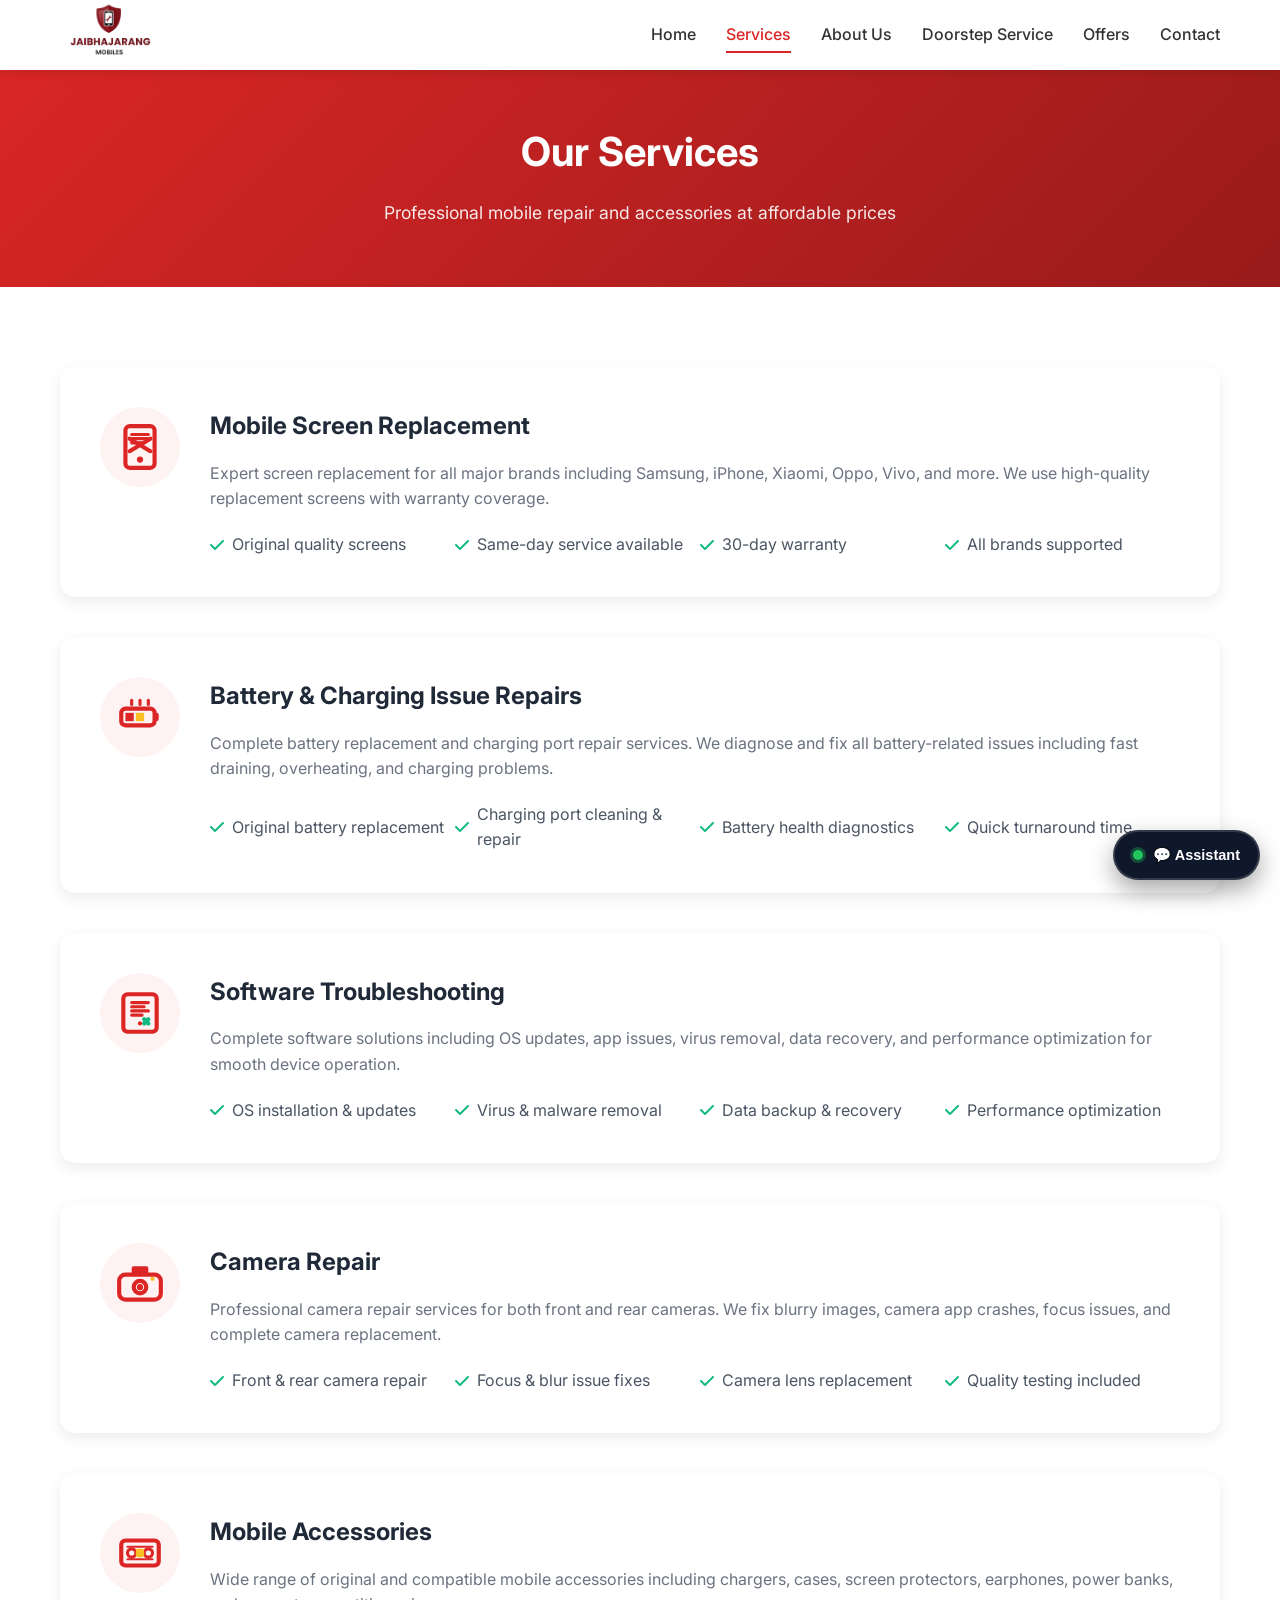
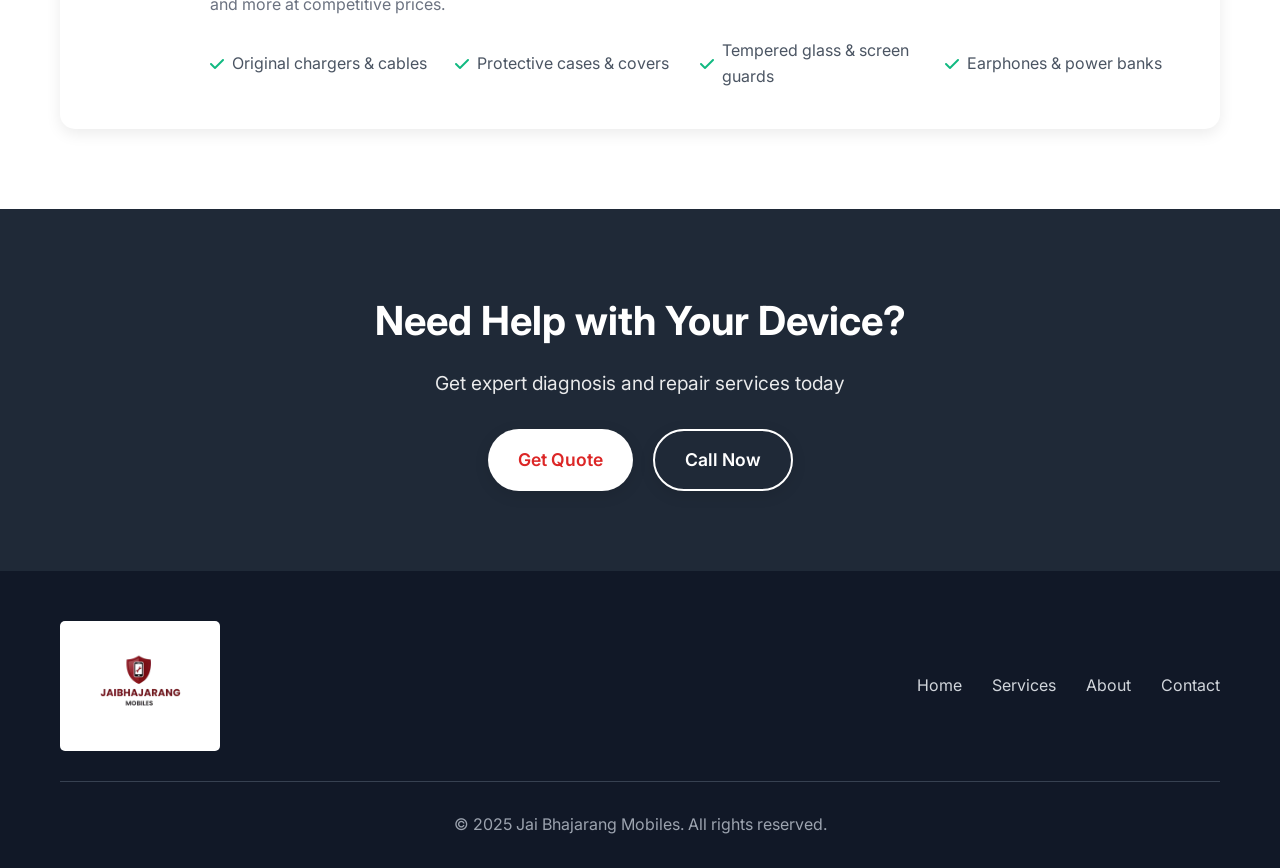
<file: services.html>
<!DOCTYPE html>
<html lang="en">

<head>
    <meta charset="UTF-8">
    <meta name="viewport" content="width=device-width, initial-scale=1.0">

    <!-- Primary SEO Meta Tags -->
    <title>Mobile Repair Services in Karimnagar - Screen, Battery, Camera Repair | Jai Bhajarang Mobiles</title>
    <meta name="description"
        content="Expert mobile repair services in Karimnagar. Screen replacement, battery repair, camera fix, software issues for Samsung, Vivo, Oppo, iPhone, Realme, OnePlus. Quick & reliable service.">
    <meta name="keywords"
        content="mobile repair Karimnagar, screen replacement Karimnagar, battery repair Karimnagar, camera repair Karimnagar, mobile service center Karimnagar, Samsung repair Karimnagar, iPhone repair Karimnagar, Vivo Oppo repair Karimnagar, mobile software repair Karimnagar">
    <meta name="robots" content="index, follow">
    <link rel="canonical" href="https://bhajarang.vercel.app/services.html">

    <!-- Open Graph / Facebook -->
    <meta property="og:type" content="website">
    <meta property="og:url" content="https://bhajarang.vercel.app/services.html">
    <meta property="og:title" content="Mobile Repair Services in Karimnagar - Jai Bhajarang Mobiles">
    <meta property="og:description"
        content="Expert mobile repair services in Karimnagar. Screen replacement, battery repair, camera fix for all mobile brands.">
    <meta property="og:image" content="https://bhajarang.vercel.app/images/services-og.jpg">

    <!-- Service Schema Markup -->
    <script type="application/ld+json">
        {
            "@context": "https://schema.org",
            "@type": "Service",
            "name": "Mobile Repair Services",
            "description": "Professional mobile repair services in Karimnagar for all brands including screen replacement, battery repair, camera repair, and software fixes.",
            "provider": {
                "@type": "LocalBusiness",
                "name": "Jai Bhajarang Mobiles",
                "address": {
                    "@type": "PostalAddress",
                    "addressLocality": "Karimnagar",
                    "addressRegion": "Telangana",
                    "addressCountry": "IN"
                }
            },
            "areaServed": "Karimnagar",
            "serviceType": [
                "Screen Replacement",
                "Battery Repair",
                "Camera Repair",
                "Software Repair",
                "Water Damage Repair",
                "Charging Port Repair"
            ]
        }

    </script>

    <link rel="stylesheet" href="styles.css">
    <link href="https://cdnjs.cloudflare.com/ajax/libs/font-awesome/6.0.0/css/all.min.css" rel="stylesheet">
    <link href="https://fonts.googleapis.com/css2?family=Inter:wght@300;400;500;600;700&display=swap" rel="stylesheet">
</head>

<body>
    <!-- Navigation -->
    <nav class="navbar">
        <div class="nav-container">
            <div class="nav-logo">
                <img src="logo.png" alt="Jai Bhajarang Mobiles Logo" class="logo-img">
            </div>
            <div class="nav-menu" id="nav-menu">
                <a href="index.html" class="nav-link">Home</a>
                <a href="services.html" class="nav-link active">Services</a>
                <a href="about.html" class="nav-link">About Us</a>
                <a href="doorstep-service.html" class="nav-link">Doorstep Service</a>
                <a href="offers.html" class="nav-link">Offers</a>
                <a href="contact.html" class="nav-link">Contact</a>
            </div>
            <div class="nav-toggle" id="nav-toggle">
                <span class="bar"></span>
                <span class="bar"></span>
                <span class="bar"></span>
            </div>
        </div>
    </nav>

    <!-- Page Header -->
    <section class="page-header">
        <div class="container">
            <h1>Our Services</h1>
            <p>Professional mobile repair and accessories at affordable prices</p>
        </div>
    </section>

    <!-- Services Section -->
    <section class="services-detailed">
        <div class="container">
            <div class="services-list">

                <!-- Screen Replacement -->
                <div class="service-item">
                    <div class="service-icon screen-repair">
                        <svg width="50" height="50" viewBox="0 0 24 24" fill="none" xmlns="http://www.w3.org/2000/svg">
                            <rect x="5" y="2" width="14" height="20" rx="2" stroke="#dc2626" stroke-width="2"
                                fill="#fef2f2" />
                            <path d="M8 6h8M8 8h8M8 10h6" stroke="#dc2626" stroke-width="1.5" stroke-linecap="round" />
                            <circle cx="12" cy="18" r="1.5" fill="#dc2626" />
                            <path d="M7 14l10-6M17 14l-10-6" stroke="#dc2626" stroke-width="2" stroke-linecap="round" />
                        </svg>
                    </div>
                    <div class="service-content">
                        <h3>Mobile Screen Replacement</h3>
                        <p>Expert screen replacement for all major brands including Samsung, iPhone, Xiaomi, Oppo, Vivo,
                            and more. We use high-quality replacement screens with warranty coverage.</p>
                        <ul class="service-features">
                            <li><i class="fas fa-check"></i> Original quality screens</li>
                            <li><i class="fas fa-check"></i> Same-day service available</li>
                            <li><i class="fas fa-check"></i> 30-day warranty</li>
                            <li><i class="fas fa-check"></i> All brands supported</li>
                        </ul>
                    </div>
                </div>

                <!-- Battery & Charging -->
                <div class="service-item">
                    <div class="service-icon battery-repair">
                        <svg width="50" height="50" viewBox="0 0 24 24" fill="none" xmlns="http://www.w3.org/2000/svg">
                            <rect x="3" y="8" width="16" height="8" rx="2" stroke="#dc2626" stroke-width="2"
                                fill="#fef2f2" />
                            <rect x="19" y="10" width="2" height="4" rx="1" fill="#dc2626" />
                            <rect x="5" y="10" width="4" height="4" fill="#dc2626" />
                            <rect x="10" y="10" width="4" height="4" fill="#fbbf24" />
                            <path d="M12 4v2M8 4v2M16 4v2" stroke="#dc2626" stroke-width="1.5" stroke-linecap="round" />
                        </svg>
                    </div>
                    <div class="service-content">
                        <h3>Battery & Charging Issue Repairs</h3>
                        <p>Complete battery replacement and charging port repair services. We diagnose and fix all
                            battery-related issues including fast draining, overheating, and charging problems.</p>
                        <ul class="service-features">
                            <li><i class="fas fa-check"></i> Original battery replacement</li>
                            <li><i class="fas fa-check"></i> Charging port cleaning & repair</li>
                            <li><i class="fas fa-check"></i> Battery health diagnostics</li>
                            <li><i class="fas fa-check"></i> Quick turnaround time</li>
                        </ul>
                    </div>
                </div>

                <!-- Software Troubleshooting -->
                <div class="service-item">
                    <div class="service-icon software-repair">
                        <svg width="50" height="50" viewBox="0 0 24 24" fill="none" xmlns="http://www.w3.org/2000/svg">
                            <rect x="4" y="3" width="16" height="18" rx="2" stroke="#dc2626" stroke-width="2"
                                fill="#fef2f2" />
                            <path d="M8 7h8M8 9h6M8 11h8M8 13h5" stroke="#dc2626" stroke-width="1.5"
                                stroke-linecap="round" />
                            <circle cx="12" cy="17" r="1" fill="#dc2626" />
                            <path d="M14 15l2 2M16 15l-2 2" stroke="#10b981" stroke-width="2" stroke-linecap="round" />
                        </svg>
                    </div>
                    <div class="service-content">
                        <h3>Software Troubleshooting</h3>
                        <p>Complete software solutions including OS updates, app issues, virus removal, data recovery,
                            and performance optimization for smooth device operation.</p>
                        <ul class="service-features">
                            <li><i class="fas fa-check"></i> OS installation & updates</li>
                            <li><i class="fas fa-check"></i> Virus & malware removal</li>
                            <li><i class="fas fa-check"></i> Data backup & recovery</li>
                            <li><i class="fas fa-check"></i> Performance optimization</li>
                        </ul>
                    </div>
                </div>

                <!-- Camera Repair -->
                <div class="service-item">
                    <div class="service-icon camera-repair">
                        <svg width="50" height="50" viewBox="0 0 24 24" fill="none" xmlns="http://www.w3.org/2000/svg">
                            <rect x="2" y="8" width="20" height="12" rx="3" stroke="#dc2626" stroke-width="2"
                                fill="#fef2f2" />
                            <circle cx="12" cy="14" r="3" stroke="#dc2626" stroke-width="2" fill="none" />
                            <circle cx="12" cy="14" r="1.5" fill="#dc2626" />
                            <rect x="8" y="4" width="8" height="4" rx="1" fill="#dc2626" />
                            <circle cx="18" cy="10" r="1" fill="#fbbf24" />
                        </svg>
                    </div>
                    <div class="service-content">
                        <h3>Camera Repair</h3>
                        <p>Professional camera repair services for both front and rear cameras. We fix blurry images,
                            camera app crashes, focus issues, and complete camera replacement.</p>
                        <ul class="service-features">
                            <li><i class="fas fa-check"></i> Front & rear camera repair</li>
                            <li><i class="fas fa-check"></i> Focus & blur issue fixes</li>
                            <li><i class="fas fa-check"></i> Camera lens replacement</li>
                            <li><i class="fas fa-check"></i> Quality testing included</li>
                        </ul>
                    </div>
                </div>

                <!-- Mobile Accessories -->
                <div class="service-item">
                    <div class="service-icon accessories">
                        <svg width="50" height="50" viewBox="0 0 24 24" fill="none" xmlns="http://www.w3.org/2000/svg">
                            <rect x="3" y="6" width="18" height="12" rx="2" stroke="#dc2626" stroke-width="2"
                                fill="#fef2f2" />
                            <circle cx="8" cy="12" r="2" stroke="#dc2626" stroke-width="1.5" fill="none" />
                            <circle cx="16" cy="12" r="2" stroke="#dc2626" stroke-width="1.5" fill="none" />
                            <path d="M6 9h12M6 15h12" stroke="#dc2626" stroke-width="1" stroke-linecap="round" />
                            <rect x="10" y="10" width="4" height="4" rx="1" fill="#fbbf24" />
                        </svg>
                    </div>
                    <div class="service-content">
                        <h3>Mobile Accessories</h3>
                        <p>Wide range of original and compatible mobile accessories including chargers, cases, screen
                            protectors, earphones, power banks, and more at competitive prices.</p>
                        <ul class="service-features">
                            <li><i class="fas fa-check"></i> Original chargers & cables</li>
                            <li><i class="fas fa-check"></i> Protective cases & covers</li>
                            <li><i class="fas fa-check"></i> Tempered glass & screen guards</li>
                            <li><i class="fas fa-check"></i> Earphones & power banks</li>
                        </ul>
                    </div>
                </div>

            </div>
        </div>
    </section>

    <!-- Call to Action -->
    <section class="cta-section">
        <div class="container">
            <div class="cta-content">
                <h2>Need Help with Your Device?</h2>
                <p>Get expert diagnosis and repair services today</p>
                <div class="cta-buttons">
                    <a href="contact.html" class="cta-button">Get Quote</a>
                    <a href="tel:+919515397690" class="cta-button secondary">Call Now</a>
                </div>
            </div>
        </div>
    </section>

    <!-- Footer -->
    <footer class="footer">
        <div class="container">
            <div class="footer-content">
                <div class="footer-logo">
                    <img src="logo.png" alt="Jai Bhajarang Mobiles Logo" class="logo-img">
                </div>
                <div class="footer-links">
                    <a href="index.html">Home</a>
                    <a href="services.html">Services</a>
                    <a href="about.html">About</a>
                    <a href="contact.html">Contact</a>
                </div>
            </div>
            <div class="footer-bottom">
                <p>&copy; 2025 Jai Bhajarang Mobiles. All rights reserved.</p>
            </div>
        </div>
    </footer>

    <script src="script.js"></script>
</body>

</html>
</file>
<file: styles.css>
/* Reset and Base Styles */
* {
    margin: 0;
    padding: 0;
    box-sizing: border-box;
}

body {
    font-family: 'Inter', sans-serif;
    line-height: 1.6;
    color: #333;
    background-color: #fff;
}

.container {
    max-width: 1200px;
    margin: 0 auto;
    padding: 0 20px;
}

/* Navigation */
.navbar {
    background: #fff;
    box-shadow: 0 2px 10px rgba(0,0,0,0.1);
    position: fixed;
    top: 0;
    width: 100%;
    z-index: 1000;
}

.nav-container {
    max-width: 1200px;
    margin: 0 auto;
    padding: 0 20px;
    display: flex;
    justify-content: space-between;
    align-items: center;
    height: 70px;
}

.nav-logo {
    display: flex;
    align-items: center;
    font-size: 1.5rem;
    font-weight: 700;
    color: #dc2626;
    margin-left: -20px;
}

.nav-logo i {
    margin-right: 10px;
    font-size: 1.8rem;
}

.logo-img {
    height: 110px;
    width: 140px;
    object-fit: contain;
}

.nav-menu {
    display: flex;
    gap: 30px;
}

.nav-link {
    text-decoration: none;
    color: #333;
    font-weight: 500;
    transition: color 0.3s ease;
    position: relative;
}

.nav-link:hover,
.nav-link.active {
    color: #dc2626;
}

.nav-link.active::after {
    content: '';
    position: absolute;
    bottom: -5px;
    left: 0;
    width: 100%;
    height: 2px;
    background: #dc2626;
}

.nav-toggle {
    display: none;
    flex-direction: column;
    cursor: pointer;
}

.bar {
    width: 25px;
    height: 3px;
    background: #333;
    margin: 3px 0;
    transition: 0.3s;
}

/* Hero Section */
.hero {
    background: linear-gradient(135deg, #dc2626 0%, #991b1b 100%);
    color: white;
    padding: 120px 0 80px;
    min-height: 80vh;
    display: flex;
    align-items: center;
}

.hero-container {
    max-width: 1200px;
    margin: 0 auto;
    padding: 0 20px;
    display: grid;
    grid-template-columns: 1fr 1fr;
    gap: 50px;
    align-items: center;
}

.hero-title {
    font-size: 3rem;
    font-weight: 700;
    margin-bottom: 20px;
    line-height: 1.2;
}

.hero-subtitle {
    font-size: 1.2rem;
    margin-bottom: 30px;
    opacity: 0.9;
}

.cta-button {
    display: inline-flex;
    align-items: center;
    background: #fff;
    color: #dc2626;
    padding: 15px 30px;
    border-radius: 50px;
    text-decoration: none;
    font-weight: 600;
    font-size: 1.1rem;
    transition: all 0.3s ease;
    box-shadow: 0 4px 15px rgba(0,0,0,0.1);
}

.cta-button:hover {
    transform: translateY(-2px);
    box-shadow: 0 6px 20px rgba(0,0,0,0.15);
}

.cta-button i {
    margin-right: 10px;
}

.cta-button.secondary {
    background: transparent;
    color: #fff;
    border: 2px solid #fff;
}

.cta-button.secondary:hover {
    background: #fff;
    color: #dc2626;
}

.hero-image {
    display: flex;
    justify-content: center;
    align-items: center;
}

.phone-repair-visual {
    position: relative;
    font-size: 8rem;
    opacity: 0.8;
}

.phone-repair-visual .fa-mobile-alt {
    color: #fff;
}

.phone-repair-visual .fa-wrench {
    position: absolute;
    top: 20px;
    right: -30px;
    font-size: 4rem;
    color: #fbbf24;
    animation: bounce 2s infinite;
}

@keyframes bounce {
    0%, 20%, 50%, 80%, 100% { transform: translateY(0); }
    40% { transform: translateY(-10px); }
    60% { transform: translateY(-5px); }
}

/* Page Header */
.page-header {
    background: linear-gradient(135deg, #dc2626 0%, #991b1b 100%);
    color: white;
    padding: 120px 0 60px;
    text-align: center;
}

.page-header h1 {
    font-size: 2.5rem;
    margin-bottom: 15px;
}

.page-header p {
    font-size: 1.1rem;
    opacity: 0.9;
}

/* Quick Services */
.quick-services {
    padding: 80px 0;
    background: #f8fafc;
}

.quick-services h2 {
    text-align: center;
    font-size: 2.5rem;
    margin-bottom: 50px;
    color: #1f2937;
}

.services-grid {
    display: grid;
    grid-template-columns: repeat(auto-fit, minmax(250px, 1fr));
    gap: 30px;
}

.service-card {
    background: white;
    padding: 40px 30px;
    border-radius: 15px;
    text-align: center;
    box-shadow: 0 5px 15px rgba(0,0,0,0.08);
    transition: all 0.3s ease;
}

.service-card:hover {
    transform: translateY(-5px);
    box-shadow: 0 10px 25px rgba(0,0,0,0.15);
}

.service-card i {
    font-size: 3rem;
    color: #dc2626;
    margin-bottom: 20px;
}

.service-icon-home {
    display: flex;
    justify-content: center;
    align-items: center;
    margin-bottom: 20px;
    width: 60px;
    height: 60px;
    margin: 0 auto 20px auto;
    background: #fef2f2;
    border-radius: 50%;
    padding: 10px;
}

.service-card h3 {
    font-size: 1.3rem;
    margin-bottom: 15px;
    color: #1f2937;
}

.service-card p {
    color: #6b7280;
}

/* Location & Contact */
.location-contact {
    padding: 80px 0;
}

.location-grid {
    display: grid;
    grid-template-columns: 1fr 1fr;
    gap: 50px;
    align-items: center;
}

.location-info h2 {
    font-size: 2.2rem;
    margin-bottom: 30px;
    color: #1f2937;
}

.address, .hours {
    display: flex;
    align-items: flex-start;
    margin-bottom: 25px;
}

.address i, .hours i {
    font-size: 1.5rem;
    color: #dc2626;
    margin-right: 15px;
    margin-top: 5px;
}

.address p, .hours p {
    font-size: 1.1rem;
    color: #4b5563;
}

.quick-contact {
    display: flex;
    gap: 15px;
    margin-top: 30px;
}

.contact-btn {
    display: flex;
    align-items: center;
    padding: 12px 25px;
    border-radius: 25px;
    text-decoration: none;
    font-weight: 600;
    transition: all 0.3s ease;
}

.call-btn {
    background: #dc2626;
    color: white;
}

.call-btn:hover {
    background: #991b1b;
}

.whatsapp-btn {
    background: #25d366;
    color: white;
}

.whatsapp-btn:hover {
    background: #128c7e;
}

.contact-btn i {
    margin-right: 8px;
}

.map-container {
    background: #f3f4f6;
    border-radius: 15px;
    overflow: hidden;
    height: 300px;
}

.map-placeholder {
    display: flex;
    flex-direction: column;
    justify-content: center;
    align-items: center;
    height: 100%;
    color: #6b7280;
    text-align: center;
}

.map-placeholder i {
    font-size: 3rem;
    margin-bottom: 15px;
    color: #dc2626;
}

/* Why Choose Us */
.why-choose {
    padding: 80px 0;
    background: #f8fafc;
}

.why-choose h2 {
    text-align: center;
    font-size: 2.5rem;
    margin-bottom: 50px;
    color: #1f2937;
}

.features-grid {
    display: grid;
    grid-template-columns: repeat(auto-fit, minmax(250px, 1fr));
    gap: 30px;
}

.feature {
    text-align: center;
    padding: 30px 20px;
}

.feature i {
    font-size: 3rem;
    color: #dc2626;
    margin-bottom: 20px;
}

.feature h3 {
    font-size: 1.3rem;
    margin-bottom: 15px;
    color: #1f2937;
}

.feature p {
    color: #6b7280;
}

/* Services Detailed */
.services-detailed {
    padding: 80px 0;
}

.services-list {
    display: flex;
    flex-direction: column;
    gap: 40px;
}

.service-item {
    display: grid;
    grid-template-columns: auto 1fr;
    gap: 30px;
    background: white;
    padding: 40px;
    border-radius: 15px;
    box-shadow: 0 5px 15px rgba(0,0,0,0.08);
    transition: all 0.3s ease;
}

.service-item:hover {
    box-shadow: 0 10px 25px rgba(0,0,0,0.15);
}

.service-icon {
    display: flex;
    align-items: center;
    justify-content: center;
    width: 80px;
    height: 80px;
    background: #fef2f2;
    border-radius: 50%;
    flex-shrink: 0;
}

.service-icon i {
    font-size: 2.5rem;
    color: #dc2626;
}

.service-content h3 {
    font-size: 1.5rem;
    margin-bottom: 15px;
    color: #1f2937;
}

.service-content p {
    color: #6b7280;
    margin-bottom: 20px;
    line-height: 1.6;
}

.service-features {
    list-style: none;
    display: grid;
    grid-template-columns: repeat(auto-fit, minmax(200px, 1fr));
    gap: 10px;
}

.service-features li {
    display: flex;
    align-items: center;
    color: #4b5563;
}

.service-features li i {
    color: #10b981;
    margin-right: 8px;
}

.offer-content {
    padding: 24px;
    flex-grow: 1;
    display: flex;
    flex-direction: column;
    gap: 16px;
    background: white;
    border-radius: 0 0 10px 10px;
}

.offer-title {
    font-size: 1.25rem;
    color: #1f2937;
    margin: 0 0 8px 0;
    line-height: 1.3;
}

.offer-description {
    color: #4b5563;
    margin: 0;
    line-height: 1.5;
    flex-grow: 1;
}

.offer-card {
    background: white;
    border-radius: 10px;
    overflow: hidden;
    box-shadow: 0 2px 10px rgba(0, 0, 0, 0.1);
    transition: transform 0.3s ease, box-shadow 0.3s ease;
    display: flex;
    flex-direction: column;
    height: 100%;
}

.offer-card:hover {
    transform: translateY(-5px);
    box-shadow: 0 10px 25px rgba(0,0,0,0.15);
}

.offer-image-container {
    width: 100%;
    height: 200px;
    display: flex;
    align-items: center;
    justify-content: center;
    background: #f8f9fa;
    overflow: hidden;
    position: relative;
}

.offer-image {
    width: 100%;
    height: 100%;
    object-fit: contain;
    padding: 15px;
    transition: transform 0.3s ease;
}

.offer-card:hover .offer-image {
    transform: scale(1.03);
}

.default-icon {
    font-size: 3rem;
    color: #e2e8f0;
    text-align: center;
    width: 100%;
}

.offer-validity {
    display: flex;
    align-items: center;
    gap: 8px;
    margin-top: auto;
    padding: 10px 14px;
    background: #f8f9fa;
    border-radius: 8px;
    font-size: 0.9rem;
    color: #1f2937;
    border-left: 3px solid #dc2626;
    transition: all 0.3s ease;
    font-weight: 500;
}

.offer-validity i {
    color: #dc2626;
}

.offer-validity.expired {
    border-left-color: #9ca3af;
    color: #9ca3af;
}

.offer-validity.expired i {
    color: #9ca3af;
}

/* About Content */
.about-content {
    padding: 80px 0;
}

.about-grid {
    display: grid;
    grid-template-columns: 2fr 1fr;
    gap: 50px;
    align-items: start;
}

.about-text h2 {
    font-size: 2.2rem;
    margin-bottom: 25px;
    color: #1f2937;
}

.about-text p {
    margin-bottom: 20px;
    color: #4b5563;
    line-height: 1.7;
}

.experience-stats {
    display: flex;
    gap: 30px;
    margin-top: 40px;
}

.stat {
    text-align: center;
}

.stat h3 {
    font-size: 2.5rem;
    color: #dc2626;
    font-weight: 700;
}

.stat p {
    color: #6b7280;
    font-weight: 500;
}

.about-image {
    display: flex;
    justify-content: center;
}

.shop-placeholder {
    background: #f3f4f6;
    border-radius: 15px;
    padding: 60px 40px;
    text-align: center;
    width: 100%;
    color: #6b7280;
}

.shop-placeholder i {
    font-size: 4rem;
    color: #dc2626;
    margin-bottom: 20px;
}

.shop-placeholder p {
    font-size: 1.2rem;
    font-weight: 600;
    margin-bottom: 10px;
}

/* Why Choose Detailed */
.why-choose-detailed {
    padding: 80px 0;
    background: #f8fafc;
}

.why-choose-detailed h2 {
    text-align: center;
    font-size: 2.5rem;
    margin-bottom: 50px;
    color: #1f2937;
}

.reasons-grid {
    display: grid;
    grid-template-columns: repeat(auto-fit, minmax(350px, 1fr));
    gap: 30px;
}

.reason-card {
    background: white;
    padding: 30px;
    border-radius: 15px;
    box-shadow: 0 5px 15px rgba(0,0,0,0.08);
    display: flex;
    gap: 20px;
}

.reason-icon {
    display: flex;
    align-items: center;
    justify-content: center;
    width: 60px;
    height: 60px;
    background: #fef2f2;
    border-radius: 50%;
    flex-shrink: 0;
}

.reason-icon i {
    font-size: 1.8rem;
    color: #dc2626;
}

.reason-content h3 {
    font-size: 1.3rem;
    margin-bottom: 10px;
    color: #1f2937;
}

.reason-content p {
    color: #6b7280;
    line-height: 1.6;
}

/* Mission Section */
.mission-section {
    padding: 80px 0;
}

.mission-content {
    text-align: center;
    max-width: 800px;
    margin: 0 auto;
}

.mission-content h2 {
    font-size: 2.5rem;
    margin-bottom: 25px;
    color: #1f2937;
}

.mission-content p {
    font-size: 1.2rem;
    color: #4b5563;
    line-height: 1.7;
    margin-bottom: 50px;
}

.values {
    display: grid;
    grid-template-columns: repeat(auto-fit, minmax(200px, 1fr));
    gap: 30px;
}

.value {
    text-align: center;
}

.value i {
    font-size: 2.5rem;
    color: #dc2626;
    margin-bottom: 15px;
}

.value h4 {
    font-size: 1.2rem;
    margin-bottom: 10px;
    color: #1f2937;
}

.value p {
    color: #6b7280;
}

/* Contact Section */
.contact-section {
    padding: 80px 0;
}

.contact-grid {
    display: grid;
    grid-template-columns: 1fr 1fr;
    gap: 60px;
}

.contact-info h2 {
    font-size: 2.2rem;
    margin-bottom: 20px;
    color: #1f2937;
}

.contact-info > p {
    color: #6b7280;
    margin-bottom: 40px;
}

.contact-item {
    display: flex;
    gap: 20px;
    margin-bottom: 30px;
}

.contact-icon {
    display: flex;
    align-items: center;
    justify-content: center;
    width: 50px;
    height: 50px;
    background: #fef2f2;
    border-radius: 50%;
    flex-shrink: 0;
}

.contact-icon i {
    font-size: 1.5rem;
    color: #dc2626;
}

.contact-details h3 {
    font-size: 1.2rem;
    margin-bottom: 5px;
    color: #1f2937;
}

.contact-details p {
    color: #4b5563;
    margin-bottom: 5px;
}

.contact-details a {
    color: #dc2626;
    text-decoration: none;
}

.contact-details a:hover {
    text-decoration: underline;
}

.contact-details small {
    color: #9ca3af;
}

.quick-actions {
    display: flex;
    gap: 15px;
    margin: 30px 0;
}

.action-btn {
    display: flex;
    align-items: center;
    padding: 12px 20px;
    border-radius: 25px;
    text-decoration: none;
    font-weight: 600;
    transition: all 0.3s ease;
}

.action-btn i {
    margin-right: 8px;
}

.social-media {
    margin-top: 40px;
}

.social-media h3 {
    font-size: 1.2rem;
    margin-bottom: 15px;
    color: #1f2937;
}

.social-links {
    display: flex;
    gap: 15px;
}

.social-link {
    display: flex;
    align-items: center;
    justify-content: center;
    width: 45px;
    height: 45px;
    border-radius: 50%;
    text-decoration: none;
    transition: all 0.3s ease;
}

.social-link.facebook {
    background: #1877f2;
    color: white;
}

.social-link.instagram {
    background: linear-gradient(45deg, #f09433 0%, #e6683c 25%, #dc2743 50%, #cc2366 75%, #bc1888 100%);
    color: white;
}

.social-link:hover {
    transform: translateY(-2px);
}

/* Contact Form */
.contact-form-container h2 {
    font-size: 2.2rem;
    margin-bottom: 30px;
    color: #1f2937;
}

.contact-form {
    background: #f8fafc;
    padding: 40px;
    border-radius: 15px;
}

.form-group {
    margin-bottom: 25px;
}

.form-group label {
    display: block;
    margin-bottom: 8px;
    font-weight: 600;
    color: #374151;
}

.form-group input,
.form-group select,
.form-group textarea {
    width: 100%;
    padding: 12px 15px;
    border: 2px solid #e5e7eb;
    border-radius: 8px;
    font-size: 1rem;
    transition: border-color 0.3s ease;
}

.form-group input:focus,
.form-group select:focus,
.form-group textarea:focus {
    outline: none;
    border-color: #dc2626;
}

.submit-btn {
    background: #dc2626;
    color: white;
    padding: 15px 30px;
    border: none;
    border-radius: 8px;
    font-size: 1.1rem;
    font-weight: 600;
    cursor: pointer;
    transition: all 0.3s ease;
    display: flex;
    align-items: center;
    justify-content: center;
    gap: 10px;
}

.submit-btn:hover {
    background: #991b1b;
    transform: translateY(-2px);
}

/* Map Section */
.map-section {
    padding: 80px 0;
    background: #f8fafc;
}

.map-section h2 {
    text-align: center;
    font-size: 2.2rem;
    margin-bottom: 40px;
    color: #1f2937;
}

.map-container-large {
    background: #e5e7eb;
    border-radius: 15px;
    height: 400px;
    margin-bottom: 30px;
}

.map-placeholder-large {
    display: flex;
    flex-direction: column;
    justify-content: center;
    align-items: center;
    height: 100%;
    color: #6b7280;
    text-align: center;
}

.map-placeholder-large i {
    font-size: 4rem;
    margin-bottom: 20px;
    color: #dc2626;
}

.map-placeholder-large h3 {
    font-size: 1.5rem;
    margin-bottom: 10px;
}

.map-directions {
    text-align: center;
    color: #4b5563;
    line-height: 1.6;
}

/* Emergency Contact */
.emergency-contact {
    padding: 60px 0;
    background: #dc2626;
    color: white;
    text-align: center;
}

.emergency-content h2 {
    font-size: 2rem;
    margin-bottom: 15px;
}

.emergency-content p {
    margin-bottom: 25px;
    opacity: 0.9;
}

.emergency-btn {
    display: inline-flex;
    align-items: center;
    background: white;
    color: #dc2626;
    padding: 15px 30px;
    border-radius: 50px;
    text-decoration: none;
    font-weight: 600;
    font-size: 1.1rem;
    transition: all 0.3s ease;
}

.emergency-btn:hover {
    transform: translateY(-2px);
    box-shadow: 0 5px 15px rgba(0,0,0,0.2);
}

.emergency-btn i {
    margin-right: 10px;
}

/* CTA Section */
.cta-section {
    padding: 80px 0;
    background: #1f2937;
    color: white;
    text-align: center;
}

.cta-content h2 {
    font-size: 2.5rem;
    margin-bottom: 15px;
}

.cta-content p {
    font-size: 1.2rem;
    margin-bottom: 30px;
    opacity: 0.9;
}

.cta-buttons {
    display: flex;
    justify-content: center;
    gap: 20px;
}

/* Footer */
.footer {
    background: #111827;
    color: white;
    padding: 50px 0 30px;
}

.footer-content {
    display: flex;
    justify-content: space-between;
    align-items: center;
    margin-bottom: 30px;
}

.footer-logo {
    display: flex;
    align-items: center;
    font-size: 1.3rem;
    font-weight: 600;
    background: white;
    padding: 10px;
    border-radius: 5px;
}

.footer-logo i {
    margin-right: 10px;
    color: #dc2626;
}

.footer-links {
    display: flex;
    gap: 30px;
}

.footer-links a {
    color: #d1d5db;
    text-decoration: none;
    transition: color 0.3s ease;
}

.footer-links a:hover {
    color: #dc2626;
}

.footer-bottom {
    text-align: center;
    padding-top: 30px;
    border-top: 1px solid #374151;
    color: #9ca3af;
}

/* Doorstep Service Styles */
.doorstep-visual {
    display: flex;
    justify-content: center;
    align-items: center;
}

.delivery-icon {
    display: flex;
    gap: 20px;
    align-items: center;
    font-size: 4rem;
    opacity: 0.8;
}

.delivery-icon .fa-home {
    color: #10b981;
}

.delivery-icon .fa-mobile-alt {
    color: #dc2626;
    animation: bounce 2s infinite;
}

.delivery-icon .fa-tools {
    color: #fbbf24;
}

.doorstep-services {
    padding: 80px 0;
    background: #f8fafc;
}

.section-subtitle {
    text-align: center;
    color: #6b7280;
    font-size: 1.1rem;
    margin-bottom: 50px;
}

.doorstep-card {
    background: white;
    border: 2px solid #e5e7eb;
    transition: all 0.3s ease;
}

.doorstep-card:hover {
    border-color: #dc2626;
    transform: translateY(-5px);
}

/* How It Works */
.how-it-works {
    padding: 80px 0;
}

.how-it-works h2 {
    text-align: center;
    font-size: 2.5rem;
    margin-bottom: 50px;
    color: #1f2937;
}

.steps-grid {
    display: grid;
    grid-template-columns: repeat(auto-fit, minmax(250px, 1fr));
    gap: 30px;
}

.step-card {
    text-align: center;
    padding: 40px 20px;
    background: white;
    border-radius: 15px;
    box-shadow: 0 5px 15px rgba(0,0,0,0.08);
    position: relative;
    transition: all 0.3s ease;
}

.step-card:hover {
    transform: translateY(-5px);
    box-shadow: 0 10px 25px rgba(0,0,0,0.15);
}

.step-number {
    position: absolute;
    top: -15px;
    left: 50%;
    transform: translateX(-50%);
    width: 40px;
    height: 40px;
    background: #dc2626;
    color: white;
    border-radius: 50%;
    display: flex;
    align-items: center;
    justify-content: center;
    font-weight: 700;
    font-size: 1.2rem;
}

.step-icon {
    font-size: 3rem;
    color: #dc2626;
    margin: 20px 0;
}

.step-card h3 {
    font-size: 1.3rem;
    margin-bottom: 15px;
    color: #1f2937;
}

.step-card p {
    color: #6b7280;
    line-height: 1.6;
}

/* Complex Repairs */
.complex-repairs {
    padding: 80px 0;
    background: #f8fafc;
}

.complex-content {
    display: grid;
    grid-template-columns: 2fr 1fr;
    gap: 50px;
    align-items: center;
}

.complex-text h2 {
    font-size: 2.2rem;
    margin-bottom: 25px;
    color: #1f2937;
}

.complex-text p {
    font-size: 1.1rem;
    color: #4b5563;
    line-height: 1.7;
    margin-bottom: 30px;
}

.complex-features {
    display: flex;
    flex-direction: column;
    gap: 15px;
}

.feature-item {
    display: flex;
    align-items: center;
    gap: 15px;
    color: #374151;
}

.feature-item i {
    color: #dc2626;
    font-size: 1.2rem;
    width: 20px;
}

.pickup-delivery-icon {
    display: flex;
    align-items: center;
    justify-content: center;
    gap: 15px;
    font-size: 2.5rem;
    color: #dc2626;
    background: white;
    padding: 40px;
    border-radius: 15px;
    box-shadow: 0 5px 15px rgba(0,0,0,0.08);
}

.pickup-delivery-icon .fa-arrow-right {
    color: #10b981;
    font-size: 1.5rem;
}

/* Service Areas */
.service-areas {
    padding: 80px 0;
}

.service-areas h2 {
    text-align: center;
    font-size: 2.2rem;
    margin-bottom: 15px;
    color: #1f2937;
}

.service-areas p {
    text-align: center;
    color: #6b7280;
    font-size: 1.1rem;
    margin-bottom: 50px;
}

.areas-grid {
    display: grid;
    grid-template-columns: repeat(auto-fit, minmax(200px, 1fr));
    gap: 20px;
}

.area-item {
    display: flex;
    align-items: center;
    gap: 10px;
    padding: 15px 20px;
    background: #fef2f2;
    border-radius: 10px;
    color: #374151;
    font-weight: 500;
}

.area-item i {
    color: #dc2626;
}

/* Google Reviews Button */
.google-reviews {
    padding: 60px 0;
    background: #f8fafc;
    text-align: center;
}

.google-reviews h3 {
    font-size: 1.5rem;
    margin-bottom: 20px;
    color: #1f2937;
}

.google-review-btn {
    display: inline-flex;
    align-items: center;
    background: #4285f4;
    color: white;
    padding: 15px 30px;
    border-radius: 50px;
    text-decoration: none;
    font-weight: 600;
    font-size: 1.1rem;
    transition: all 0.3s ease;
    box-shadow: 0 4px 15px rgba(66, 133, 244, 0.3);
}

.google-review-btn:hover {
    background: #3367d6;
    transform: translateY(-2px);
    box-shadow: 0 6px 20px rgba(66, 133, 244, 0.4);
}

.google-review-btn i {
    margin-right: 10px;
    font-size: 1.2rem;
}

/* Offers Page Styles */
.offers-visual {
    display: flex;
    justify-content: center;
    align-items: center;
}

.offer-icons {
    display: flex;
    gap: 30px;
    align-items: center;
    font-size: 4rem;
}

.offer-icons .fa-percentage {
    color: #dc2626;
    animation: pulse 2s infinite;
}

.offer-icons .fa-gift {
    color: #10b981;
    animation: bounce 2s infinite;
}

.offer-icons .fa-star {
    color: #fbbf24;
    animation: rotate 3s linear infinite;
}

.offers-section {
    padding: 80px 0;
    background: #f8fafc;
}

.offers-loading,
.no-offers {
    text-align: center;
    padding: 60px 20px;
}

.offers-loading i {
    font-size: 3rem;
    color: #dc2626;
    margin-bottom: 20px;
}

.no-offers i {
    font-size: 4rem;
    color: #9ca3af;
    margin-bottom: 20px;
}

.no-offers h3 {
    font-size: 1.8rem;
    color: #374151;
    margin-bottom: 15px;
}

.no-offers p {
    color: #6b7280;
    font-size: 1.1rem;
    margin-bottom: 30px;
}

.offers-grid {
    display: grid;
    grid-template-columns: repeat(auto-fit, minmax(350px, 1fr));
    gap: 30px;
}

.offer-card {
    background: white;
    border-radius: 10px;
    overflow: hidden;
    box-shadow: 0 2px 10px rgba(0, 0, 0, 0.1);
    transition: transform 0.3s ease, box-shadow 0.3s ease;
    display: flex;
    flex-direction: column;
    height: 100%;
}

.offer-card:hover {
    transform: translateY(-5px);
    box-shadow: 0 10px 25px rgba(0,0,0,0.15);
}

.offer-image-container {
    width: 100%;
    height: 200px;
    display: flex;
    align-items: center;
    justify-content: center;
    background: #f8f9fa;
    overflow: hidden;
    position: relative;
}

.offer-validity.expired {
    color: #6b7280;
    background: #f3f4f6;
}

/* Admin Header */
.admin-header {
    padding: 100px 0 20px;
    background: #f8fafc;
    margin-bottom: 30px;
    border-bottom: 1px solid #e5e7eb;
}

.admin-header .container {
    display: flex;
    justify-content: space-between;
    align-items: center;
    flex-wrap: wrap;
    gap: 20px;
}

.admin-title {
    flex: 1;
    min-width: 300px;
}

.admin-actions {
    display: flex;
    gap: 15px;
    align-items: center;
    margin: 5px 0;
    padding: 8px 0;
}

.admin-btn {
    display: inline-flex;
    align-items: center;
    gap: 8px;
    padding: 10px 20px;
    border-radius: 6px;
    font-weight: 500;
    font-size: 0.95rem;
    cursor: pointer;
    transition: all 0.3s ease;
    text-decoration: none;
    border: none;
}

.admin-btn i {
    font-size: 0.9em;
}

.admin-btn.primary {
    background: #dc2626;
    color: white;
}

.admin-btn.primary:hover {
    background: #b91c1c;
    transform: translateY(-2px);
    box-shadow: 0 4px 12px rgba(220, 38, 38, 0.2);
}

.admin-btn.secondary {
    background: #f3f4f6;
    color: #1f2937;
    border: 1px solid #d1d5db;
}

.admin-btn.secondary:hover {
    background: #e5e7eb;
    transform: translateY(-2px);
    box-shadow: 0 2px 8px rgba(0, 0, 0, 0.1);
}

/* Admin Styles */
.admin-login {
    padding: 100px 0;
    background: #f8fafc;
    min-height: 80vh;
    display: flex;
    align-items: center;
}

.login-container {
    max-width: 500px;
    margin: 0 auto;
    background: white;
    border-radius: 15px;
    box-shadow: 0 10px 25px rgba(0,0,0,0.1);
    overflow: hidden;
}

.login-header {
    background: linear-gradient(135deg, #dc2626, #b91c1c);
    color: white;
    text-align: center;
    padding: 40px 30px;
}

.login-header i {
    font-size: 3rem;
    margin-bottom: 15px;
}

.login-header h2 {
    font-size: 1.8rem;
    margin-bottom: 10px;
}

.login-form {
    padding: 40px 30px;
}

.login-form .form-group {
    margin-bottom: 25px;
}

.login-form label {
    display: flex;
    align-items: center;
    gap: 10px;
    font-weight: 500;
    color: #374151;
    margin-bottom: 8px;
}

.login-form input {
    width: 100%;
    padding: 12px 15px;
    border: 2px solid #e5e7eb;
    border-radius: 8px;
    font-size: 1rem;
    transition: border-color 0.3s ease;
}

.login-form input:focus {
    outline: none;
    border-color: #dc2626;
}

.login-btn {
    width: 100%;
    background: #dc2626;
    color: white;
    border: none;
    padding: 15px;
    border-radius: 8px;
    font-size: 1.1rem;
    font-weight: 600;
    cursor: pointer;
    transition: background 0.3s ease;
    display: flex;
    align-items: center;
    justify-content: center;
    gap: 10px;
}

.login-btn:hover {
    background: #b91c1c;
}

.login-error {
    background: #fef2f2;
    color: #dc2626;
    padding: 15px;
    border-radius: 8px;
    margin-top: 15px;
    display: flex;
    align-items: center;
    gap: 10px;
}

.login-info {
    background: #f8fafc;
    padding: 30px;
    border-top: 1px solid #e5e7eb;
}

.login-info h4 {
    color: #374151;
    margin-bottom: 15px;
}

.login-info ul {
    list-style: none;
    padding: 0;
}

.login-info li {
    display: flex;
    align-items: center;
    gap: 10px;
    color: #6b7280;
    margin-bottom: 8px;
}

.login-info i {
    color: #10b981;
    width: 16px;
}

/* Admin Dashboard */
.admin-header {
    background: linear-gradient(135deg, #dc2626, #b91c1c);
    color: white;
    padding: 40px 0;
}

.admin-header .container {
    display: flex;
    justify-content: space-between;
    align-items: center;
    flex-wrap: wrap;
    gap: 20px;
}

.admin-title h1 {
    font-size: 2.2rem;
    margin-bottom: 10px;
}

.admin-title p {
    opacity: 0.9;
    font-size: 1.1rem;
}

.admin-actions {
    display: flex;
    gap: 15px;
}

.admin-btn {
    display: inline-flex;
    align-items: center;
    justify-content: center;
    gap: 8px;
    padding: 12px 24px;
    border-radius: 50px;
    font-weight: 500;
    text-decoration: none;
    transition: all 0.3s ease;
    border: none;
    cursor: pointer;
    font-size: 0.95rem;
    min-width: 200px;
    text-align: center;
}

.admin-btn.primary {
    background: #10b981;
    color: white;
}

.admin-btn.primary:hover {
    background: #059669;
}

.admin-btn.secondary {
    background: white;
    color: #374151;
    border: 2px solid #e5e7eb;
}

.admin-btn.secondary:hover {
    background: #f3f4f6;
}

.admin-btn.danger {
    background: #dc2626;
    color: white;
}

.admin-btn.danger:hover {
    background: #b91c1c;
}

.admin-content {
    padding: 40px 0;
}

/* Offer Form */
.offer-form-section {
    background: rgba(0,0,0,0.5);
    position: fixed;
    top: 0;
    left: 0;
    width: 100%;
    height: 100%;
    z-index: 1000;
    display: flex;
    align-items: center;
    justify-content: center;
    padding: 20px;
}

.form-container {
    background: white;
    border-radius: 15px;
    max-width: 600px;
    width: 100%;
    max-height: 90vh;
    overflow-y: auto;
}

.form-header {
    background: #f8fafc;
    padding: 20px 30px;
    border-bottom: 1px solid #e5e7eb;
    display: flex;
    justify-content: space-between;
    align-items: center;
}

.form-header h3 {
    color: #1f2937;
    font-size: 1.4rem;
}

.close-btn {
    background: none;
    border: none;
    font-size: 1.5rem;
    color: #6b7280;
    cursor: pointer;
    padding: 5px;
    border-radius: 50%;
    transition: all 0.3s ease;
}

.close-btn:hover {
    background: #f3f4f6;
    color: #374151;
}

.offer-form {
    padding: 30px;
}

.form-row {
    display: flex;
    gap: 20px;
}

.form-group {
    margin-bottom: 25px;
    flex: 1;
}

.form-group label {
    display: flex;
    align-items: center;
    gap: 8px;
    font-weight: 500;
    color: #374151;
    margin-bottom: 8px;
}

.form-group input,
.form-group textarea {
    width: 100%;
    padding: 12px 15px;
    border: 2px solid #e5e7eb;
    border-radius: 8px;
    font-size: 1rem;
    font-family: inherit;
    transition: border-color 0.3s ease;
}

.form-group input:focus,
.form-group textarea:focus {
    outline: none;
    border-color: #dc2626;
}

.form-group small {
    color: #6b7280;
    font-size: 0.9rem;
    margin-top: 5px;
    display: block;
}

.form-actions {
    display: flex;
    gap: 15px;
    justify-content: flex-end;
    padding-top: 20px;
    border-top: 1px solid #e5e7eb;
}

.offer-image-preview {
    width: 100%;
    max-width: 200px;
    height: auto;
    border-radius: 8px;
    margin: 15px 0;
    display: block;
    border: 1px solid #e5e7eb;
    box-shadow: 0 2px 4px rgba(0,0,0,0.1);
}

/* Offers Management */
.offers-management {
    background: white;
    border-radius: 15px;
    box-shadow: 0 5px 15px rgba(0,0,0,0.08);
    overflow: hidden;
}

.section-header {
    background: #f8fafc;
    padding: 25px 30px;
    border-bottom: 1px solid #e5e7eb;
    display: flex;
    justify-content: space-between;
    align-items: center;
}

.section-header h2 {
    color: #1f2937;
    font-size: 1.6rem;
}

.offers-count {
    background: #dc2626;
    color: white;
    padding: 8px 16px;
    border-radius: 20px;
    font-weight: 500;
    font-size: 0.9rem;
}

.admin-loading,
.admin-no-offers {
    text-align: center;
    padding: 60px 30px;
}

.admin-loading i {
    font-size: 3rem;
    color: #dc2626;
    margin-bottom: 20px;
}

.admin-no-offers i {
    font-size: 4rem;
    color: #9ca3af;
    margin-bottom: 20px;
}

.admin-no-offers h3 {
    color: #374151;
    font-size: 1.5rem;
    margin-bottom: 15px;
}

.admin-no-offers p {
    color: #6b7280;
    font-size: 1.1rem;
}

.offers-table-container {
    padding: 0;
}

.offers-table {
    width: 100%;
    border-collapse: collapse;
}

.offers-table th,
.offers-table td {
    padding: 15px 20px;
    text-align: left;
    border-bottom: 1px solid #e5e7eb;
}

.offers-table th {
    background: #f8fafc;
    font-weight: 600;
    color: #374151;
    font-size: 0.9rem;
    text-transform: uppercase;
    letter-spacing: 0.5px;
}

.offers-table td {
    color: #4b5563;
}

.offer-title-cell {
    font-weight: 500;
    color: #1f2937;
}

.offer-description-cell {
    max-width: 200px;
    overflow: hidden;
    text-overflow: ellipsis;
    white-space: nowrap;
}

.offer-validity-cell {
    white-space: nowrap;
    font-family: monospace;
    color: #1f2937;
}

.offer-validity-cell.expired {
    color: #6b7280;
}

.offer-validity-cell.active {
    color: #10b981;
    font-weight: 500;
}

.offer-actions {
    display: flex;
    gap: 10px;
}

.action-btn {
    padding: 6px 12px;
    border: none;
    border-radius: 6px;
    cursor: pointer;
    font-size: 0.85rem;
    font-weight: 500;
    transition: all 0.3s ease;
    display: flex;
    align-items: center;
    gap: 5px;
}

.action-btn.edit {
    background: #fbbf24;
    color: white;
}

.action-btn.edit:hover {
    background: #f59e0b;
}

.action-btn.delete {
    background: #dc2626;
    color: white;
}

.action-btn.delete:hover {
    background: #b91c1c;
}

/* Modal */
.modal {
    position: fixed;
    top: 0;
    left: 0;
    width: 100%;
    height: 100%;
    background: rgba(0,0,0,0.5);
    z-index: 1000;
    display: flex;
    align-items: center;
    justify-content: center;
    padding: 20px;
}

.modal-content {
    background: white;
    border-radius: 15px;
    max-width: 500px;
    width: 100%;
}

.modal-header {
    background: #f8fafc;
    padding: 20px 30px;
    border-bottom: 1px solid #e5e7eb;
    display: flex;
    justify-content: space-between;
    align-items: center;
}

.modal-header h3 {
    color: #1f2937;
    font-size: 1.3rem;
}

.modal-body {
    padding: 30px;
}

.modal-body p {
    color: #4b5563;
    line-height: 1.6;
    margin-bottom: 15px;
}

.modal-body .warning {
    color: #dc2626;
    font-weight: 500;
    font-size: 0.9rem;
}

.modal-actions {
    padding: 20px 30px;
    border-top: 1px solid #e5e7eb;
    display: flex;
    gap: 15px;
    justify-content: flex-end;
}

/* Admin Message */
.admin-message {
    position: fixed;
    top: 20px;
    right: 20px;
    z-index: 1001;
    background: white;
    border-radius: 10px;
    box-shadow: 0 10px 25px rgba(0,0,0,0.15);
    overflow: hidden;
    min-width: 300px;
}

.message-content {
    padding: 20px;
    display: flex;
    align-items: center;
    gap: 15px;
}

.admin-message.success {
    border-left: 4px solid #10b981;
}

.admin-message.success #message-icon {
    color: #10b981;
}

.admin-message.error {
    border-left: 4px solid #dc2626;
}

.admin-message.error #message-icon {
    color: #dc2626;
}

/* Animations */
@keyframes pulse {
    0%, 100% { transform: scale(1); }
    50% { transform: scale(1.1); }
}

@keyframes rotate {
    from { transform: rotate(0deg); }
    to { transform: rotate(360deg); }
}

/* Responsive Design */
@media (max-width: 768px) {
    .nav-menu {
        position: fixed;
        left: -100%;
        top: 70px;
        flex-direction: column;
        background-color: white;
        width: 100%;
        text-align: center;
        transition: 0.3s;
        box-shadow: 0 10px 27px rgba(0,0,0,0.05);
        padding: 20px 0;
    }

    .nav-menu.active {
        left: 0;
    }

    .nav-toggle {
        display: flex;
    }

    .nav-toggle.active .bar:nth-child(2) {
        opacity: 0;
    }

    .nav-toggle.active .bar:nth-child(1) {
        transform: translateY(8px) rotate(45deg);
    }

    .nav-toggle.active .bar:nth-child(3) {
        transform: translateY(-8px) rotate(-45deg);
    }

    .hero-container {
        grid-template-columns: 1fr;
        text-align: center;
        gap: 30px;
    }

    .hero-title {
        font-size: 2.2rem;
    }

    .location-grid {
        grid-template-columns: 1fr;
        gap: 40px;
    }

    .about-grid {
        grid-template-columns: 1fr;
        gap: 40px;
    }

    .contact-grid {
        grid-template-columns: 1fr;
        gap: 50px;
    }

    .quick-contact,
    .quick-actions,
    .cta-buttons {
        flex-direction: column;
        align-items: center;
    }

    .experience-stats {
        justify-content: center;
        gap: 20px;
    }

    .footer-content {
        flex-direction: column;
        gap: 20px;
        text-align: center;
    }

    .footer-links {
        flex-wrap: wrap;
        justify-content: center;
        gap: 20px;
    }

    .services-grid,
    .features-grid,
    .reasons-grid {
        grid-template-columns: 1fr;
    }

    .service-item {
        grid-template-columns: 1fr;
        text-align: center;
        gap: 20px;
    }

    .reason-card {
        flex-direction: column;
        text-align: center;
    }

    .values {
        grid-template-columns: 1fr;
    }
}

@media (max-width: 480px) {
    .container {
        padding: 0 15px;
    }

    .hero {
        padding: 100px 0 60px;
    }

    .hero-title {
        font-size: 1.8rem;
    }

    .hero-subtitle {
        font-size: 1rem;
    }

    .page-header {
        padding: 100px 0 50px;
    }

    .page-header h1 {
        font-size: 2rem;
    }

    .quick-services,
    .location-contact,
    .why-choose,
    .services-detailed,
    .about-content,
    .why-choose-detailed,
    .mission-section,
    .contact-section,
    .map-section {
        padding: 60px 0;
    }

    .service-card,
    .contact-form {
        padding: 30px 20px;
    }

    .service-item {
        padding: 30px 20px;
    }

    .reason-card {
        padding: 25px 20px;
    }

    /* Doorstep Service Mobile Styles */
    .delivery-icon {
        font-size: 2.5rem;
        gap: 15px;
    }

    .complex-content {
        grid-template-columns: 1fr;
        gap: 30px;
        text-align: center;
    }

    .pickup-delivery-icon {
        font-size: 2rem;
        padding: 30px 20px;
        gap: 10px;
    }

    .steps-grid {
        grid-template-columns: 1fr;
        gap: 20px;
    }

    .step-card {
        padding: 30px 15px;
    }

    .areas-grid {
        grid-template-columns: 1fr;
    }

    .google-review-btn {
        padding: 12px 25px;
        font-size: 1rem;
    }

    /* Offers Page Mobile Styles */
    .offers-visual .offer-icons {
        font-size: 2.5rem;
        gap: 15px;
    }

    .offers-grid {
        grid-template-columns: 1fr;
    }

    /* Admin Mobile Styles */
    .admin-actions {
        flex-direction: column;
        gap: 10px;
    }

    .admin-btn {
        padding: 12px 20px;
        font-size: 0.9rem;
    }

    .offers-table-container {
        overflow-x: auto;
    }

    .offers-table {
        min-width: 600px;
    }

    .form-row {
        flex-direction: column;
    }

    .modal-content {
        margin: 10% 5%;
        max-width: none;
    }
}
</file>
